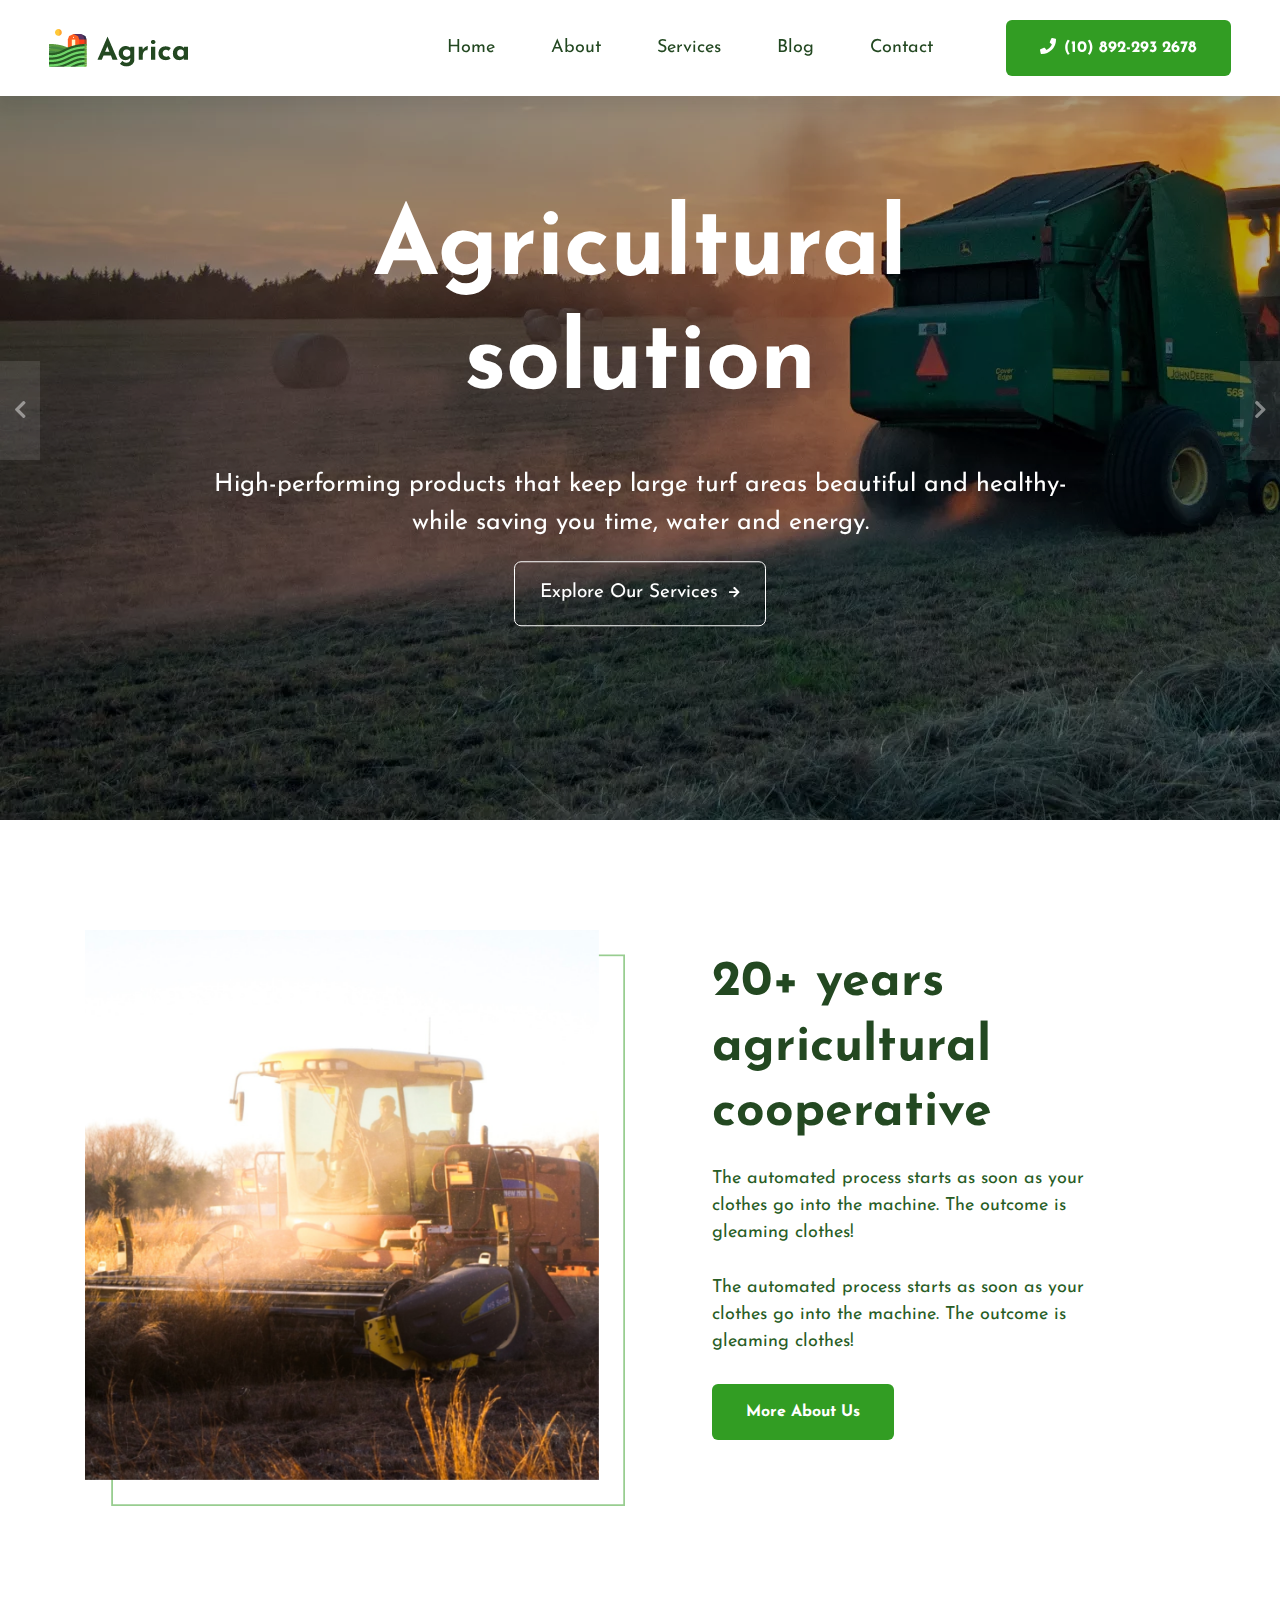
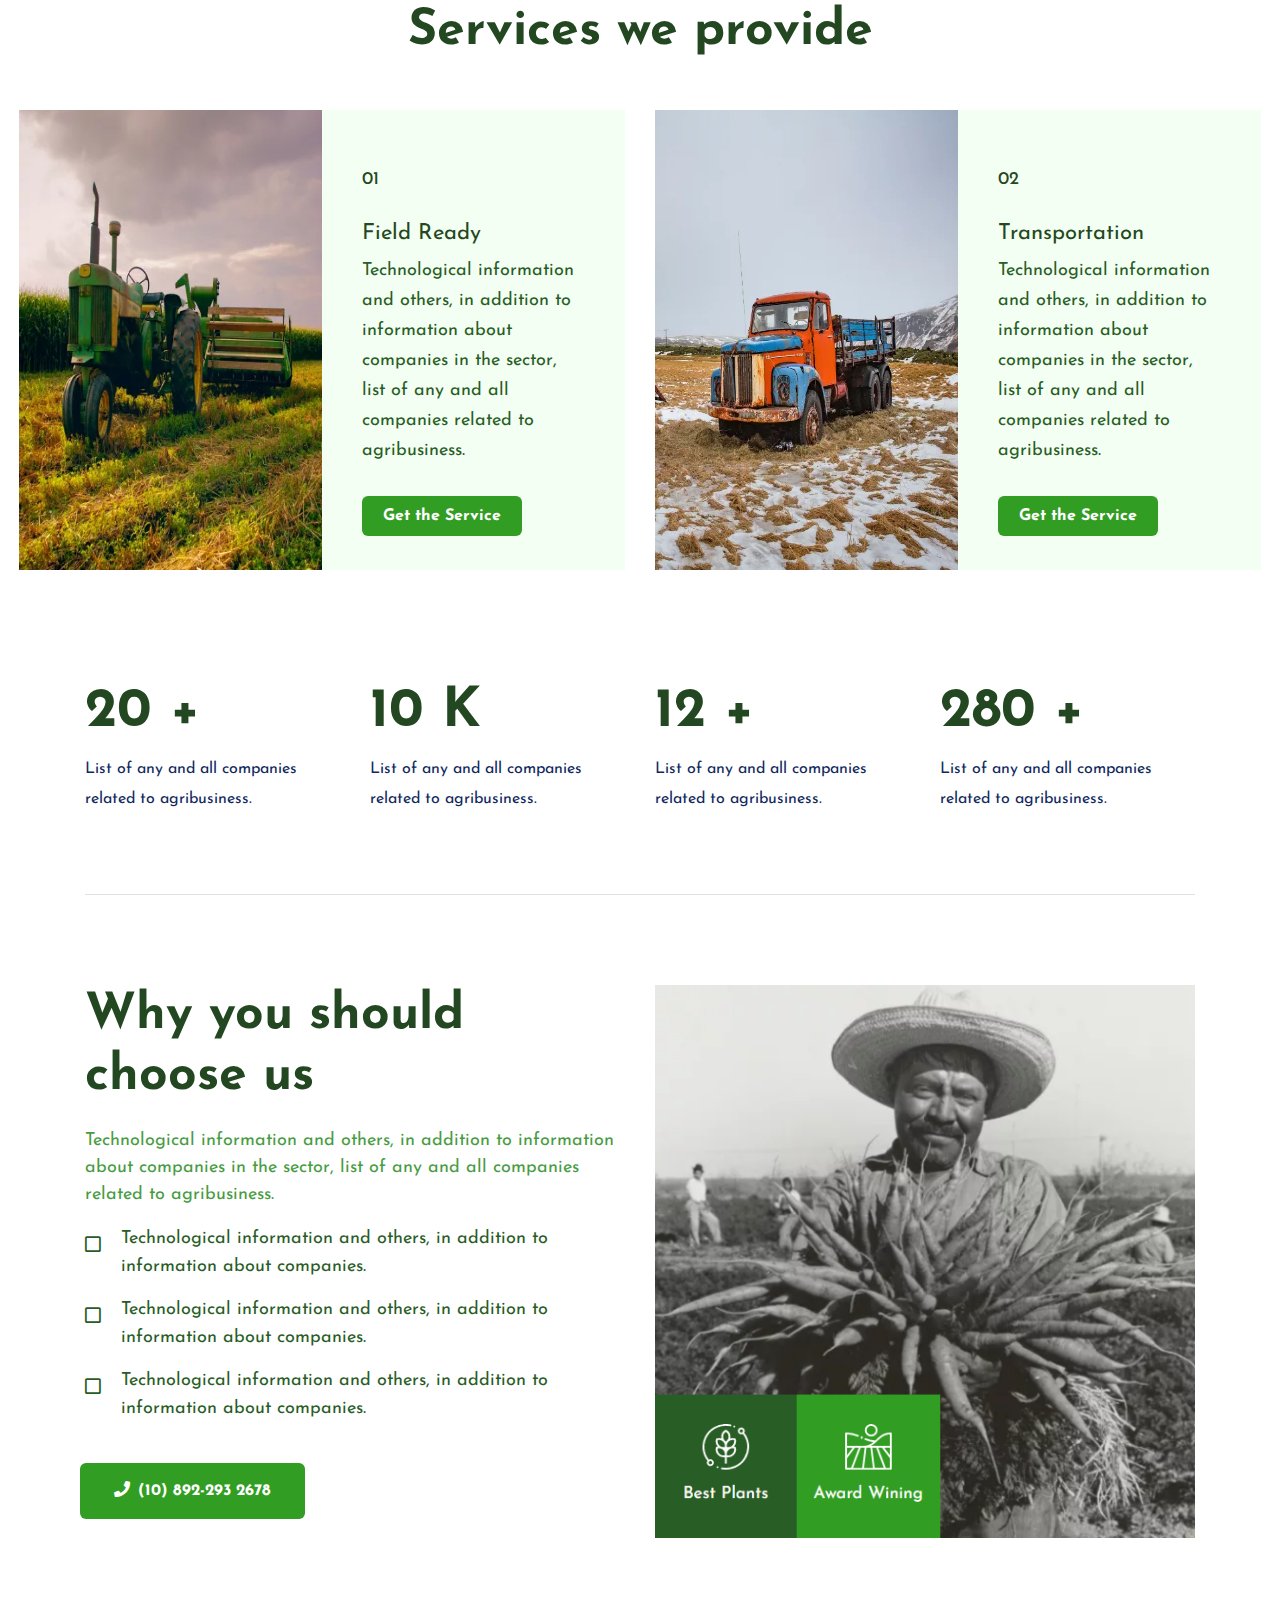
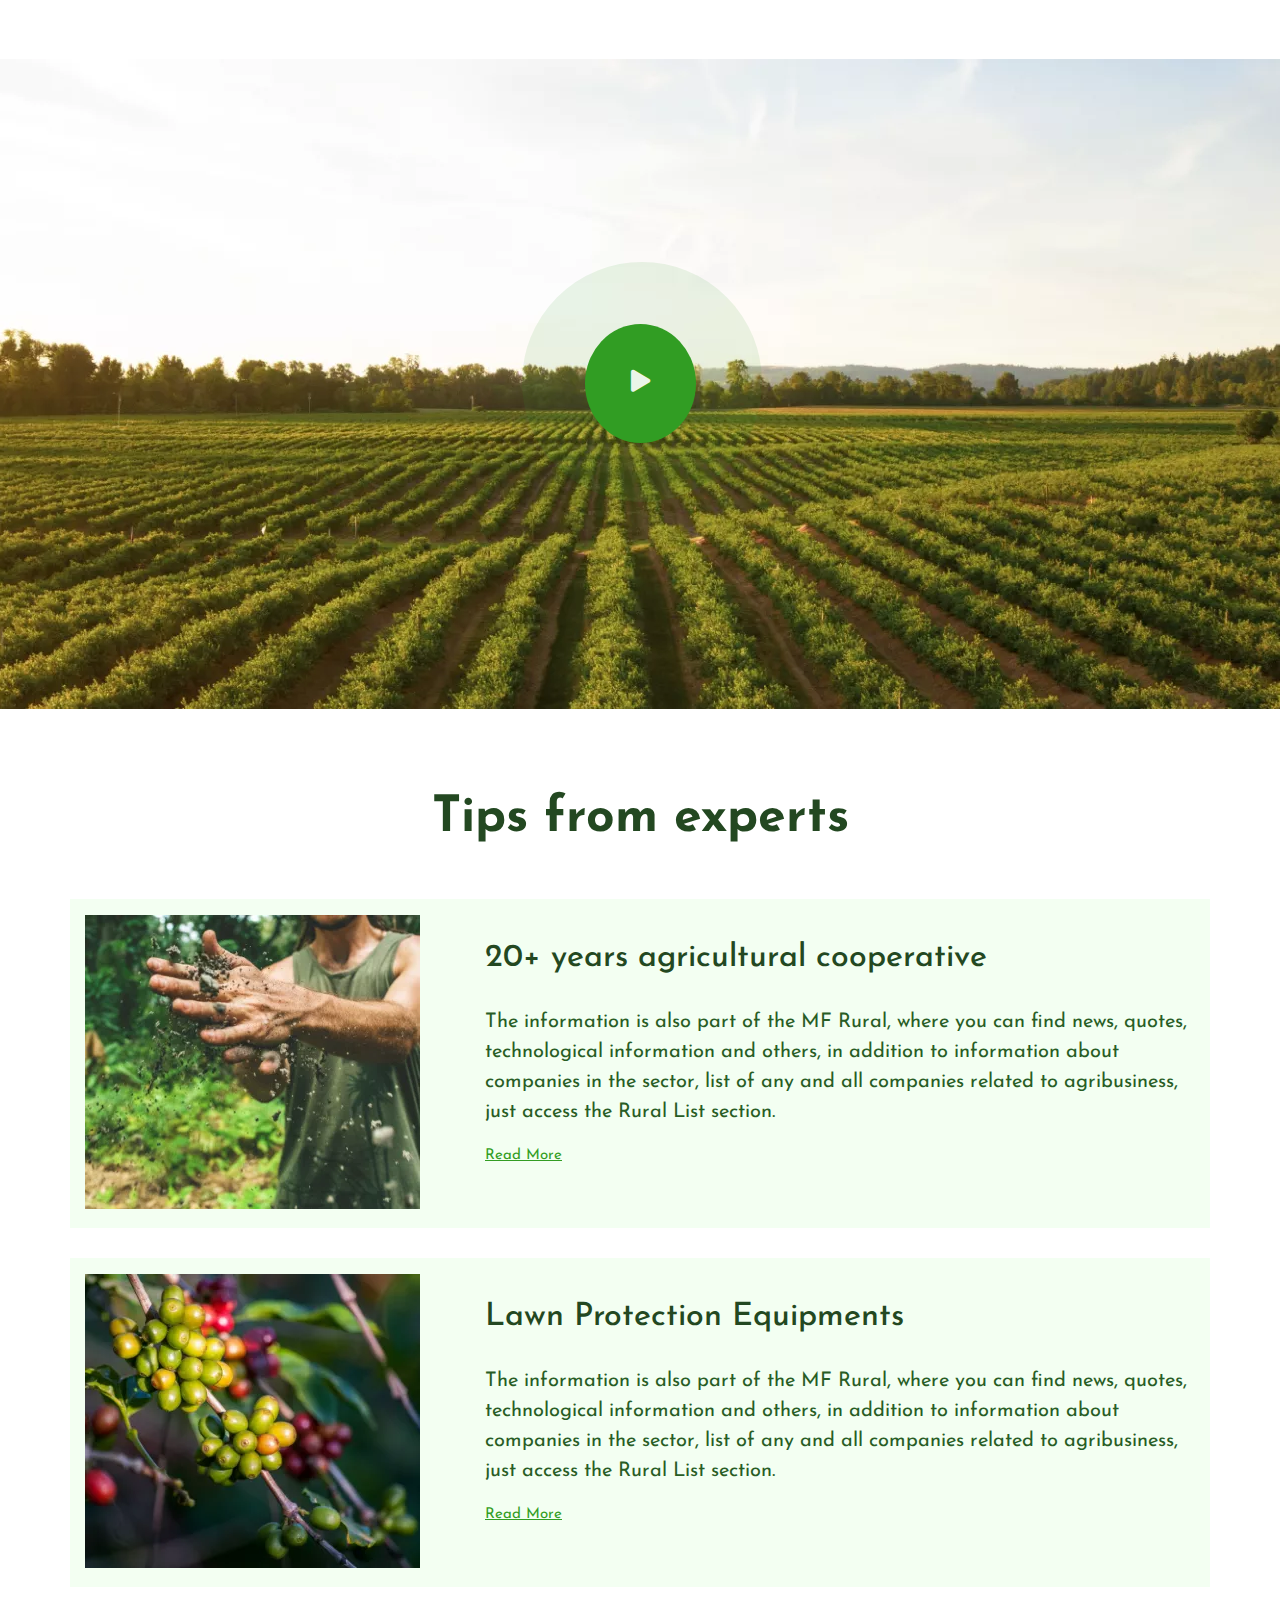
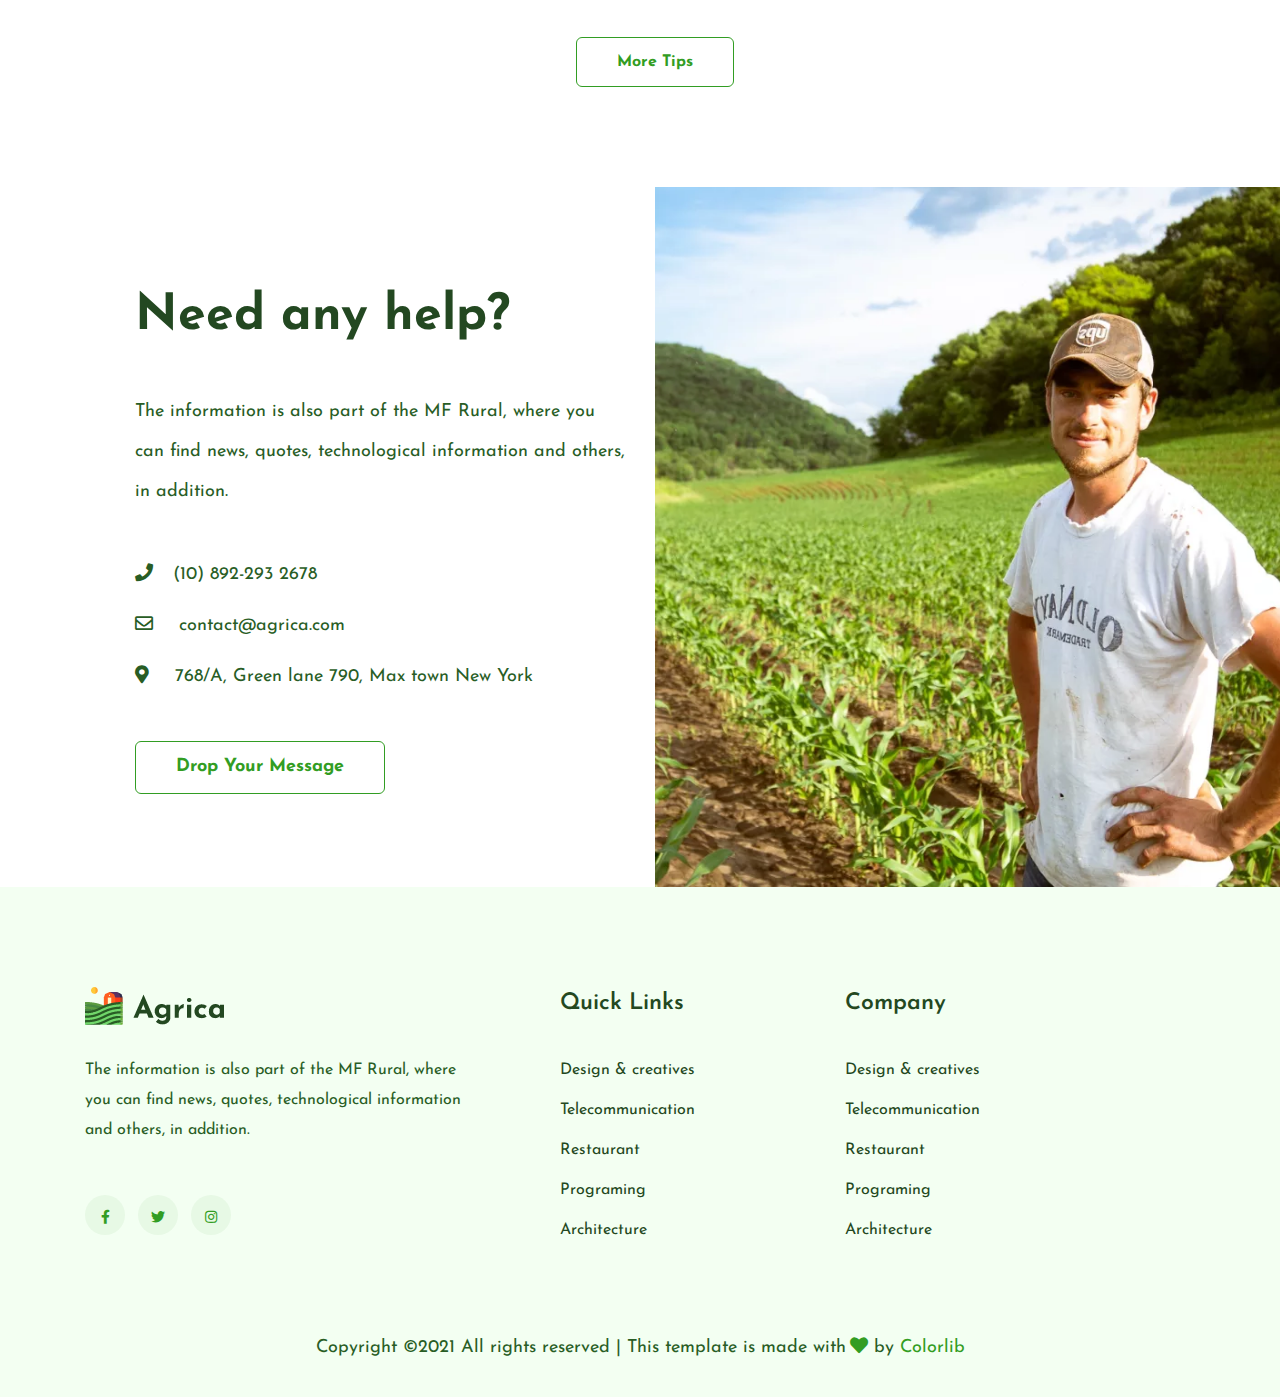
<file: index.html>
<!DOCTYPE html>
<html lang="en">

<head>
  <meta charset="UTF-8">
  <meta http-equiv="X-UA-Compatible" content="IE=edge">
  <meta name="viewport" content="width=device-width, initial-scale=1.0">
  <link rel="stylesheet" href="css/bootstrap.css">
  <link rel="stylesheet" href="css/all.min.css">
  <link rel="stylesheet" href="styl.css">
  <link rel="preconnect" href="https://fonts.googleapis.com">
  <link rel="preconnect" href="https://fonts.gstatic.com" crossorigin>
  <link rel="icon" href="img/dn.png">
  <link href="https://fonts.googleapis.com/css2?family=Josefin+Sans:wght@600&display=swap" rel="stylesheet">
  <title> Agriculture | Template</title>
</head>

<body>
  <!-----------------------------navbar--------------------------->
  <nav class="navbar navbar-expand-lg fixed-top">
    <a class="navbar-brand" href="#">
      <img src="img/logo.webp" alt="">
    </a>
    <button class="navbar-toggler" type="button" data-toggle="collapse" data-target="#navbarSupportedContent"
      aria-controls="navbarSupportedContent" aria-expanded="false" aria-label="Toggle navigation">
      <i class="fas fa-bars"></i>
    </button>
    <div class="collapse navbar-collapse" id="navbarSupportedContent">
      <ul class="navbar-nav ml-auto">
        <li class="nav-item active">
          <a class="nav-link" href="index.html">Home</a>
        </li>
        <li class="nav-item">
          <a class="nav-link" href="about.html">About</a>
        </li>
        <li class="nav-item">
          <a class="nav-link" href="Services.html">Services</a>
        </li>

        <!--li class="nav-item dropdown">
          <a class="nav-link" href="#" id="navbarDropdown" role="button" data-toggle="dropdown" aria-haspopup="true"
            aria-expanded="false">
            Blog
          </a>
          <div class="dropdown-menu " aria-labelledby="navbarDropdown">
            <a class="dropdown-item " href="#">Blog</a>
            <a class="dropdown-item" href="#">Blog Details</a>
            <a class="dropdown-item" href="#">Element</a>
          </div>
        </li-->
        <div class="nav-item dropdown">
          <a class="nav-link" href="#" id="navbarDropdown" role="button" data-toggle="dropdown" aria-haspopup="true"
            aria-expanded="false">
            Blog
          </a>

          <div class="dropdown-content">
            <a href="blog.html">Blog</a>
            <a href="blog-details.html">Blog Details</a>
            <a href="#">Element</a>
          </div>
        </div>
        <li class="nav-item">
          <a class="nav-link" href="contact.html">Contact</a>
        </li>
      </ul>
      <button class="btn bot d-none d-lg-block "><a href="tel:892-293 2678"> <i class="fas fa-phone"></i>(10) 892-293
          2678</a></button>
    </div>
  </nav>
  <!-----------------------------carousl--------------------------->
  <section class="header">
    <div id="carouselExampleCaptions" class="carousel slide" data-ride="carousel">

      <div class="carousel-inner">
        <div class="carousel-item active">
          <img src="img/h1_hero.png" alt="...">
          <div class="info">
            <h1>Agricultural solution</h1>
            <p>High-performing products that keep large turf areas beautiful and healthy-while
              saving you time, water and energy.</p>
            <button class="btn">Explore Our Services <i class="fas fa-arrow-right"></i></button>
          </div>
        </div>
        <div class="carousel-item ">
          <img src="img/h1_hero2.png" alt="...">
          <div class="info">
            <h1>Agricultural solution</h1>
            <p>High-performing products that keep large turf areas beautiful and healthy-while
              saving you time, water and energy.</p>
            <button class="btn">Explore Our Services <i class="fas fa-arrow-right"></i></button>
          </div>
        </div>
      </div>
      <a class="carousel-control-prev" href="#carouselExampleCaptions" role="button" data-slide="prev">
        <span class="carousel-control-prev-icon" aria-hidden="true"><i class="fas fa-chevron-left"></i></span>
        <span class="sr-only">Previous</span>
      </a>
      <a class="carousel-control-next" href="#carouselExampleCaptions" role="button" data-slide="next">
        <span class="carousel-control-next-icon" aria-hidden="true"><i class="fas fa-chevron-right"></i></span>
        <span class="sr-only">Next</span>
      </a>
    </div>
  </section>
  <!-----------------------------year--------------------------->
  <section class="year">
    <div class="container">
      <div class="row">
        <div class="col-lg-6 mb-5">
          <div class="year-img">
            <img src="img/xabout1.png.pagespeed.ic.zZw0_NVw1e.webp" class="img-fluid" alt="">
          </div>
        </div>
        <div class="col-lg-6">
          <div class="year-info">
            <h2>
              20+ years
              <br>
              agricultural
              <br>
              cooperative
            </h2>
            <p>
              The automated process starts as soon as your clothes go into the machine. The outcome is gleaming clothes!
            </p>
            <p>
              The automated process starts as soon as your clothes go into the machine. The outcome is gleaming clothes!
            </p>
            <button class="btn bot"><a href="#">More About Us</a></button>

          </div>
        </div>
      </div>
    </div>
  </section>
  <!-----------------------------services--------------------------->
  <section class="services mt-5">

    <div class="heding text-center">
      <h2>Services we provide</h2>
    </div>
    <div class="row mt-5">
      <div class="col-lg-3 col-md-6 df">
        <div class="serv-img">
          <img src="img/1.webp" alt="">
        </div>
      </div>
      <div class="col-lg-3 col-md-6 dl">
        <div class="serv-info">
          <h5>01</h5>
          <h3>Field Ready</h3>
          <p>Technological information and others, in addition to information about companies in the sector, list of
            any and all companies related to agribusiness.</p>
          <button class="btn bot"><a href="#">Get the Service</a></button>
        </div>
      </div>
      <div class="col-lg-3 col-md-6 df">
        <div class="serv-img">
          <img src="img/2.webp" alt="">
        </div>
      </div>
      <div class="col-lg-3 col-md-6 dl">
        <div class="serv-info">
          <h5>02</h5>
          <h3>Transportation</h3>
          <p>Technological information and others, in addition to information about companies in the sector, list of
            any and all companies related to agribusiness.</p>
          <button class="btn bot"><a href="#">Get the Service</a></button>
        </div>
      </div>
    </div>



  </section>

  <!-----------------------------counter--------------------------->
  <section class="counter">
    <div class="container">
      <div class="border-bottom">
        <!--هاااامة جدااااا -->
        <div class="row mt-5">
          <div class="col-lg-3 col-md-6 ">
            <div class="de_count">
              <h2>20 +</h2>
              <p>List of any and all companies related to agribusiness.</p>
            </div>
          </div>

          <div class="col-lg-3 col-md-6 ">
            <div class="de_count">
              <h2>10 K</h2>
              <p>List of any and all companies related to agribusiness.</p>
            </div>
          </div>
          <div class="col-lg-3 col-md-6 ">
            <div class="de_count">
              <h2>12 +</h2>
              <p>List of any and all companies related to agribusiness.</p>
            </div>
          </div>
          <div class="col-lg-3 col-md-6 ">
            <div class="de_count">
              <h2>280 +</h2>
              <p>List of any and all companies related to agribusiness.</p>
            </div>
          </div>
        </div>
      </div>

    </div>
  </section>

  <!-----------------------------choose--------------------------->
  <section class="choose">
    <div class="container">
      <div class="row">
        <div class="col-lg-6 col-sm-12">
          <div class="choose-info">

            <h2>Why you should<br>
              choose us</h2>

            <p>Technological information and others, in addition to information about companies in the sector, list of
              any
              and all companies related to agribusiness. </p>
            <ul>
              <li><i class="far fa-square"></i>Technological information and others, in addition to information about
                companies.</li>
              <li><i class="far fa-square"></i>Technological information and others, in addition to information about
                companies.</li>
              <li><i class="far fa-square"></i>Technological information and others, in addition to information about
                companies.</li>
            </ul>
            <button class="btn bot"><a href="tel:892-293 2678"> <i class="fas fa-phone"></i>(10)
                892-293
                2678</a></button>
          </div>
        </div>
        <div class="col-lg-6 col-sm-12">
          <div class="choose-img">
            <img src="img/Capture.PNG" alt="" class="mmmm">
          </div>
        </div>
      </div>
    </div>

  </section>

  <!-----------------------------video--------------------------->
  <section class="video">
    <!-- Button trigger modal -->
    <button type="button" class="btn btv" data-toggle="modal" data-target="#exampleModal">
      <i class="fas fa-play"></i>
    </button>

    <!-- Modal -->
    <div class="modal fade" id="exampleModal" tabindex="-1" aria-labelledby="exampleModalLabel" aria-hidden="true">
      <div class="modal-dialog">
        <div class="modal-content">
          <div class="modal-header">

            <button type="button" class="close" data-dismiss="modal" aria-label="Close">
              <span aria-hidden="true">&times;</span>
            </button>
          </div>
          <div class="modal-body ">
            <iframe width="900" height="400" src="https://www.youtube.com/embed/j_lRHVcqq_0"
              title="YouTube video player" frameborder="0"
              allow="accelerometer; autoplay; clipboard-write; encrypted-media; gyroscope; picture-in-picture"
              allowfullscreen></iframe>
          </div>

        </div>
      </div>
    </div>
  </section>
  <!-----------------------------Tips from experts--------------------------->
  <section class="Tips">
    <div class="heding text-center">
      <h2>Tips from experts</h2>
    </div>
    <div class="container">
      <div class="row">
        <div class="col-lg-6 col-md-12">
          <div class="tip-img">
            <img src="img/4.webp" alt="">
          </div>
        </div>
        <div class="col-lg-6">
          <div class="tip-info">
            <h2><a href="#">20+ years agricultural cooperative</a></h2>
            <p>The information is also part of the MF Rural, where you can find news, quotes, technological information
              and others, in addition to information about companies in the sector, list of any and all companies
              related
              to agribusiness, just access the Rural List section.
            </p>
            <div class="pop">
              <a href="#">Read More</a>
            </div>

          </div>
        </div>

      </div>
    </div>
    <div class="container con">
      <div class="row">
        <div class="col-lg-6 col-md-12">
          <div class="tip-img">
            <img src="img/5.webp" alt="">
          </div>
        </div>
        <div class="col-lg-6">
          <div class="tip-info">
            <h2><a href="#">Lawn Protection Equipments</a></h2>
            <p>The information is also part of the MF Rural, where you can find news, quotes, technological information
              and others, in addition to information about companies in the sector, list of any and all companies
              related
              to agribusiness, just access the Rural List section.
            </p>
            <div class="pop">
              <a href="#">Read More</a>
            </div>

          </div>
        </div>

      </div>
    </div>

    </div>
    <div class="tibs-btn">
      <button class="btn bot"><a href="#">More Tips</a></button>
    </div>
  </section>

  <!-----------------------------help--------------------------->
  <section class="help">

    <div class="row">
      <div class="col-lg-6">
        <div class="help-info">
          <div class="heding">
            <h2>Need any help?</h2>
          </div>
          <p>The information is also part of the MF Rural, where you can find news, quotes, technological information
            and others, in addition.</p>
          <div class="help-li">
            <a href="tel:(10) 892-293 2678"><i class="fas fa-phone"></i>(10) 892-293 2678</a>
            <br>
            <br>
            <a href="mailto:contact@agrica.com"><i class="far fa-envelope"></i>
              contact@agrica.com</a>
            <br>
            <br>
            <a href="#"><i class="fas fa-map-marker-alt"></i>
              768/A, Green lane 790, Max town New York</a>
          </div>
          <div class="tibs-btn">
            <button class="btn bot"><a href="#">Drop Your Message</a></button>
          </div>
        </div>
      </div>
      <div class="col-lg-6">
        <div class="help-img">
          <img src="img/about3.png" alt="">
        </div>
      </div>
    </div>
  </section>

  <!-----------------------------footer--------------------------->
  <section class="footer">
    <div class="container">
      <div class="row">
        <div class="col-lg-5">
          <div class="footer-icon">
            <img src="img/logo.webp" alt="">
            <p>The information is also part of the MF Rural, where you can find news, quotes, technological information
              and others, in addition.</p>
            <div class="icc">
              <a href=""> <i class="fab fa-facebook-f"></i></a>
              <a href=""><i class="fab fa-twitter"></i></a>
              <a href=""><i class="fab fa-instagram"></i></a>
            </div>
          </div>

        </div>
        <div class="col-lg-3">
          <div class="footer-info">
            <p>Quick Links</p>
            <a href="#">Design & creatives</a> <br>
            <a href="#">Telecommunication</a> <br>
            <a href="#">Restaurant</a> <br>
            <a href="#">Programing</a> <br>
            <a href="#">Architecture</a>
          </div>

        </div>
        <div class="col-lg-3">
          <div class="footer-info">
            <p>Company</p>
            <a href="#">Design & creatives</a> <br>
            <a href="#">Telecommunication</a> <br>
            <a href="#">Restaurant</a> <br>
            <a href="#">Programing</a> <br>
            <a href="#">Architecture</a>
          </div>
        </div>
      </div>
      <div class="cop text-center">
        <p>Copyright ©2021 All rights reserved | This template is made with<i class="fas fa-heart"></i> by <a
            href="https://colorlib.com/" target="block">Colorlib</a></p>
      </div>
      
    </div>

  </section>
  <script src="js/jquery-3.5.1.slim.min.js"></script>
  <script src="js/bootstrap.bundle.js"></script>
</body>

</html>
</file>
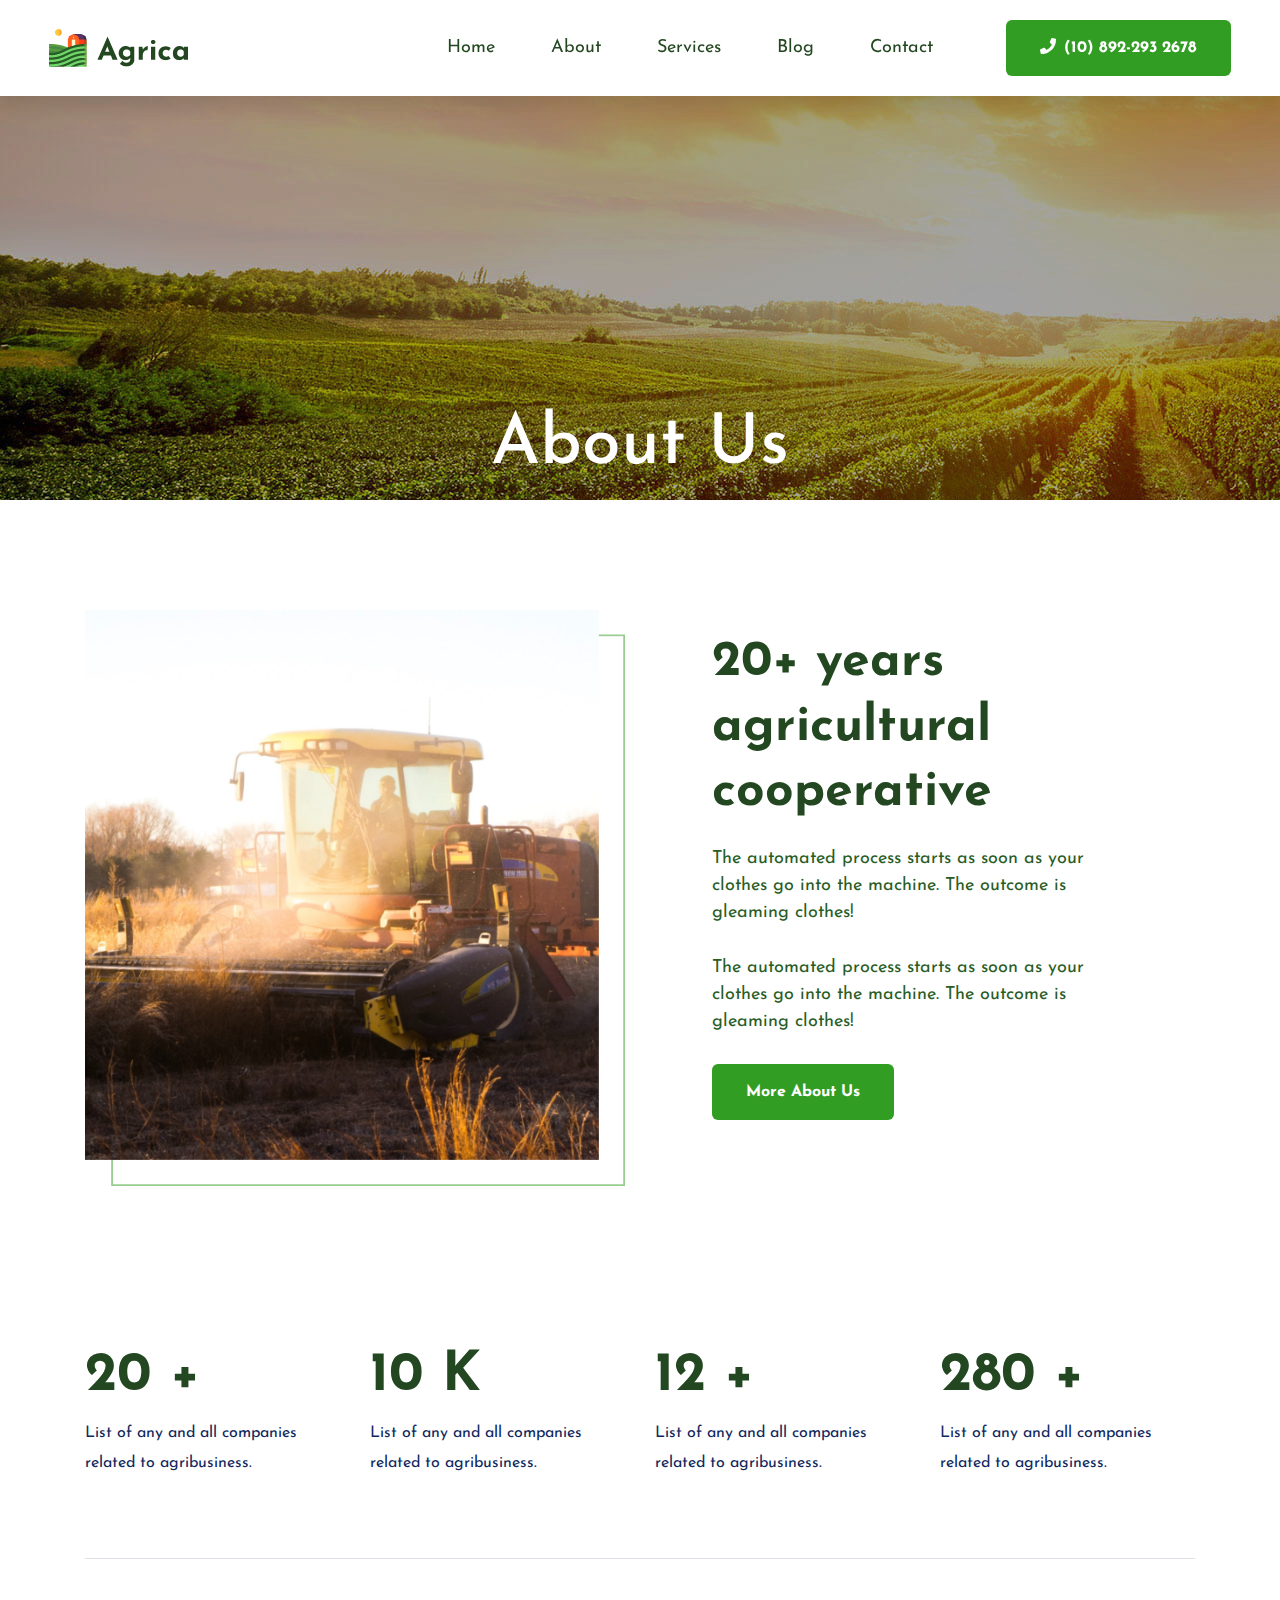
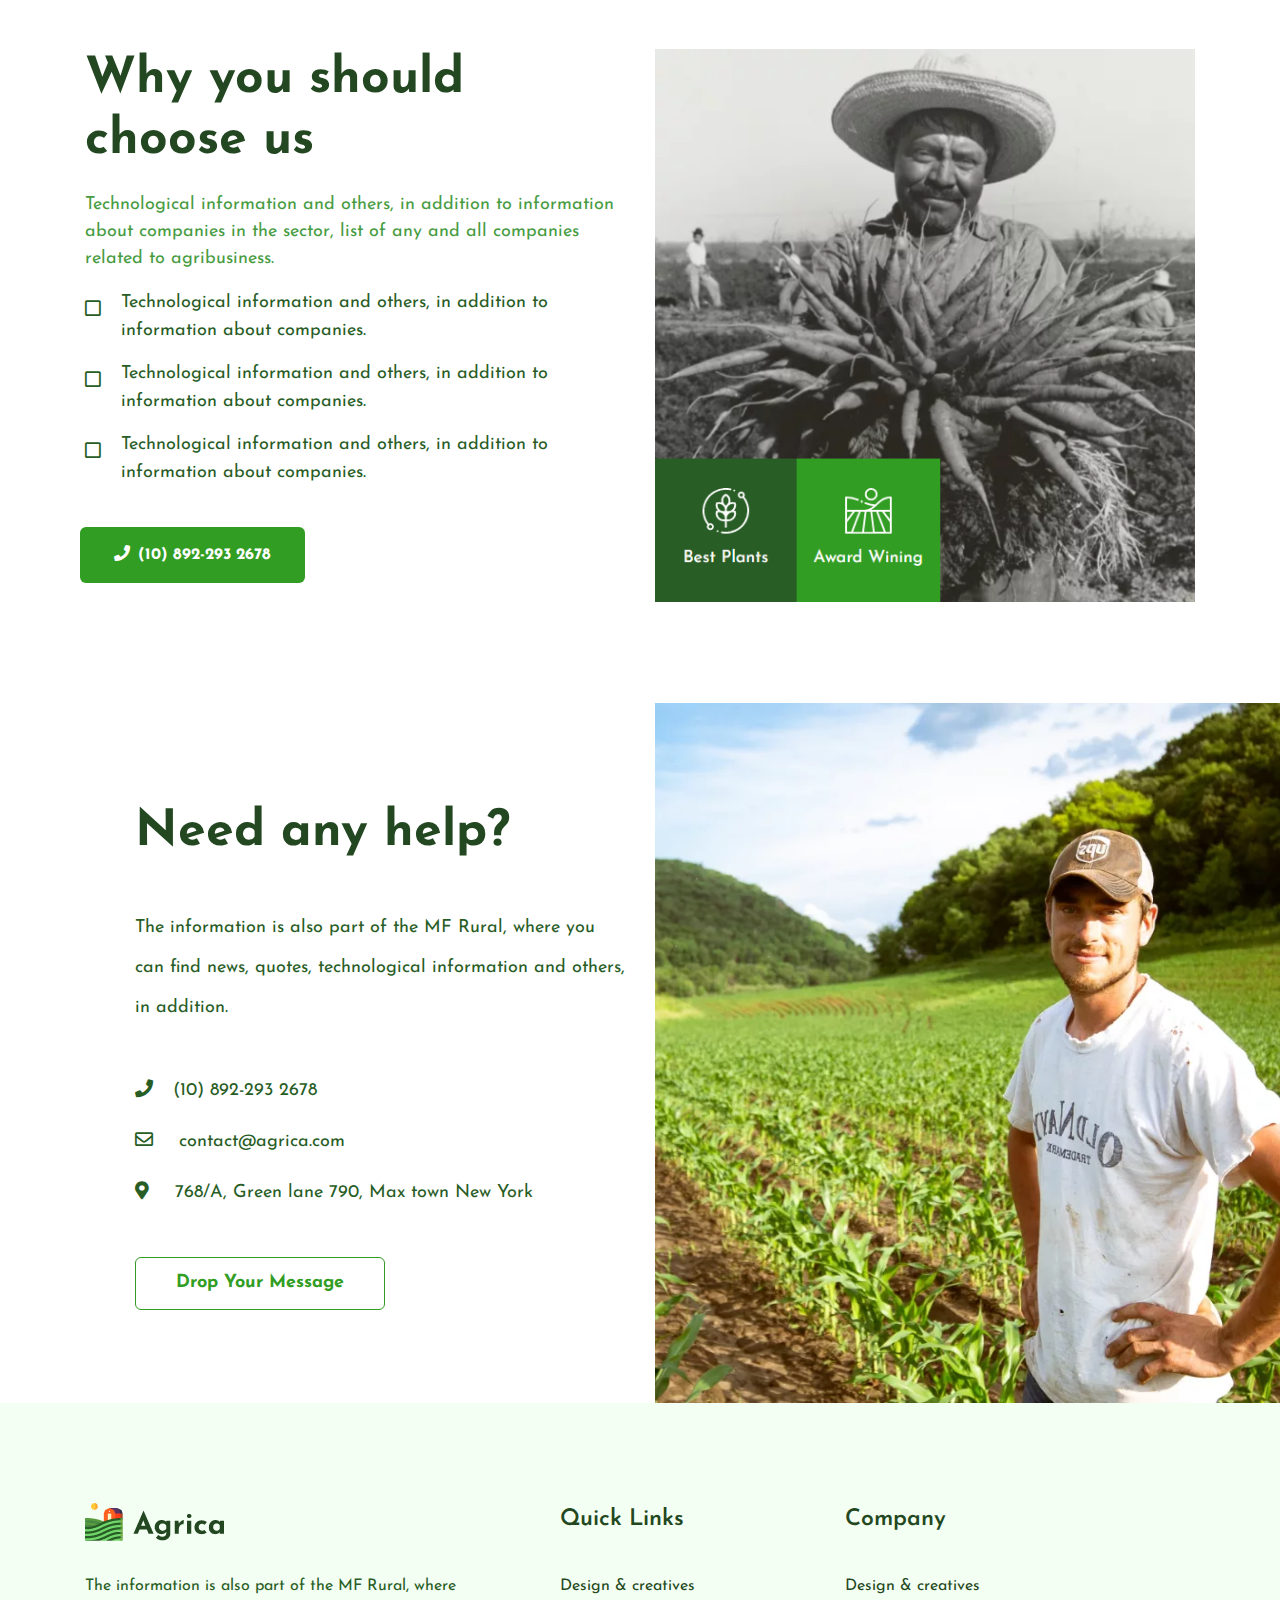
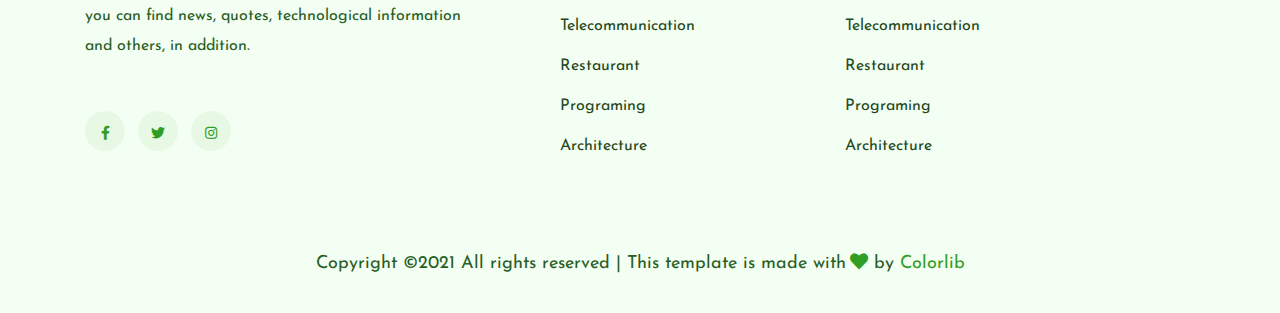
<file: about.html>
<!DOCTYPE html>
<html lang="en">

<head>
    <meta charset="UTF-8">
    <meta http-equiv="X-UA-Compatible" content="IE=edge">
    <meta name="viewport" content="width=device-width, initial-scale=1.0">
    <link rel="stylesheet" href="css/bootstrap.css">
    <link rel="stylesheet" href="css/all.min.css">
    <link rel="stylesheet" href="styl.css">
    <link rel="preconnect" href="https://fonts.googleapis.com">
    <link rel="preconnect" href="https://fonts.gstatic.com" crossorigin>
    <link rel="icon" href="img/dn.png">
    <link href="https://fonts.googleapis.com/css2?family=Josefin+Sans:wght@600&display=swap" rel="stylesheet">
    <title> Agriculture | Template</title>
</head>

<body>
    <!-----------------------------navbar--------------------------->
    <nav class="navbar navbar-expand-lg fixed-top">
        <a class="navbar-brand" href="#">
            <img src="img/logo.webp" alt="">
        </a>
        <button class="navbar-toggler" type="button" data-toggle="collapse" data-target="#navbarSupportedContent"
            aria-controls="navbarSupportedContent" aria-expanded="false" aria-label="Toggle navigation">
            <i class="fas fa-bars"></i>
        </button>
        <div class="collapse navbar-collapse" id="navbarSupportedContent">
            <ul class="navbar-nav ml-auto">
                <li class="nav-item active">
                    <a class="nav-link" href="index.html">Home</a>
                </li>
                <li class="nav-item">
                    <a class="nav-link" href="about.html">About</a>
                </li>
                <li class="nav-item">
                    <a class="nav-link" href="Services.html">Services</a>
                </li>
                <div class="nav-item dropdown">
                    <a class="nav-link" href="#" id="navbarDropdown" role="button" data-toggle="dropdown"
                        aria-haspopup="true" aria-expanded="false">
                        Blog
                    </a>

                    <div class="dropdown-content">
                        <a href="blog.html">Blog</a>
                        <a href="blog-details.html">Blog Details</a>
                        <a href="#">Element</a>
                    </div>
                </div>
                <li class="nav-item">
                    <a class="nav-link" href="contact.html">Contact</a>
                </li>
            </ul>
            <button class="btn bot d-none d-lg-block "><a href="tel:892-293 2678"> <i class="fas fa-phone"></i>(10)
                    892-293
                    2678</a></button>
        </div>
    </nav>
    <!-----------------------------about header--------------------------->
    <section class="about-header">
        <div class="hed-img">
            <img src="img/certibg.jpg" alt="">
        </div>
        <div class="hed-info">
            <h2>About Us</h2>
        </div>
    </section>
    <!-----------------------------about year--------------------------->
    <section class="year">
        <div class="container">
            <div class="row">
                <div class="col-lg-6 mb-5">
                    <div class="year-img">
                        <img src="img/xabout1.png.pagespeed.ic.zZw0_NVw1e.webp" class="img-fluid" alt="">
                    </div>
                </div>
                <div class="col-lg-6">
                    <div class="year-info">
                        <h2>
                            20+ years
                            <br>
                            agricultural
                            <br>
                            cooperative
                        </h2>
                        <p>
                            The automated process starts as soon as your clothes go into the machine. The outcome is
                            gleaming clothes!
                        </p>
                        <p>
                            The automated process starts as soon as your clothes go into the machine. The outcome is
                            gleaming clothes!
                        </p>
                        <button class="btn bot"><a href="about.html">More About Us</a></button>

                    </div>
                </div>
            </div>
        </div>
    </section>
    <!-----------------------------about counter--------------------------->
    <section class="counter">
        <div class="container">
            <div class="border-bottom">
                <!--هاااامة جدااااا -->
                <div class="row mt-5">
                    <div class="col-lg-3 col-md-6 ">
                        <div class="de_count">
                            <h2>20 +</h2>
                            <p>List of any and all companies related to agribusiness.</p>
                        </div>
                    </div>

                    <div class="col-lg-3 col-md-6 ">
                        <div class="de_count">
                            <h2>10 K</h2>
                            <p>List of any and all companies related to agribusiness.</p>
                        </div>
                    </div>
                    <div class="col-lg-3 col-md-6 ">
                        <div class="de_count">
                            <h2>12 +</h2>
                            <p>List of any and all companies related to agribusiness.</p>
                        </div>
                    </div>
                    <div class="col-lg-3 col-md-6 ">
                        <div class="de_count">
                            <h2>280 +</h2>
                            <p>List of any and all companies related to agribusiness.</p>
                        </div>
                    </div>
                </div>
            </div>

        </div>
    </section>
    <!-----------------------------about choose--------------------------->
    <section class="choose">
        <div class="container">
            <div class="row">
                <div class="col-lg-6 col-sm-12">
                    <div class="choose-info">

                        <h2>Why you should<br>
                            choose us</h2>

                        <p>Technological information and others, in addition to information about companies in the
                            sector, list of
                            any
                            and all companies related to agribusiness. </p>
                        <ul>
                            <li><i class="far fa-square"></i>Technological information and others, in addition to
                                information about
                                companies.</li>
                            <li><i class="far fa-square"></i>Technological information and others, in addition to
                                information about
                                companies.</li>
                            <li><i class="far fa-square"></i>Technological information and others, in addition to
                                information about
                                companies.</li>
                        </ul>
                        <button class="btn bot"><a href="tel:892-293 2678"> <i class="fas fa-phone"></i>(10)
                                892-293
                                2678</a></button>
                    </div>
                </div>
                <div class="col-lg-6 col-sm-12">
                    <div class="choose-img">
                        <img src="img/Capture.PNG" alt="" class="mmmm">
                    </div>
                </div>
            </div>
        </div>

    </section>
    <!-----------------------------about helep--------------------------->
    <section class="help">

        <div class="row">
            <div class="col-lg-6">
                <div class="help-info">
                    <div class="heding">
                        <h2>Need any help?</h2>
                    </div>
                    <p>The information is also part of the MF Rural, where you can find news, quotes, technological
                        information
                        and others, in addition.</p>
                    <div class="help-li">
                        <a href="tel:(10) 892-293 2678"><i class="fas fa-phone"></i>(10) 892-293 2678</a>
                        <br>
                        <br>
                        <a href="mailto:contact@agrica.com"><i class="far fa-envelope"></i>
                            contact@agrica.com</a>
                        <br>
                        <br>
                        <a href="#"><i class="fas fa-map-marker-alt"></i>
                            768/A, Green lane 790, Max town New York</a>
                    </div>
                    <div class="tibs-btn">
                        <button class="btn bot"><a href="about.html">Drop Your Message</a></button>
                    </div>
                </div>
            </div>
            <div class="col-lg-6">
                <div class="help-img">
                    <img src="img/about3.png" alt="">
                </div>
            </div>
        </div>
    </section>
    <!-----------------------------footer--------------------------->
    <section class="footer">
        <div class="container">
            <div class="row">
                <div class="col-lg-5">
                    <div class="footer-icon">
                        <img src="img/logo.webp" alt="">
                        <p>The information is also part of the MF Rural, where you can find news, quotes, technological
                            information
                            and others, in addition.</p>
                        <div class="icc">
                            <a href=""> <i class="fab fa-facebook-f"></i></a>
                            <a href=""><i class="fab fa-twitter"></i></a>
                            <a href=""><i class="fab fa-instagram"></i></a>
                        </div>
                    </div>

                </div>
                <div class="col-lg-3">
                    <div class="footer-info">
                        <p>Quick Links</p>
                        <a href="#">Design & creatives</a> <br>
                        <a href="#">Telecommunication</a> <br>
                        <a href="#">Restaurant</a> <br>
                        <a href="#">Programing</a> <br>
                        <a href="#">Architecture</a>
                    </div>

                </div>
                <div class="col-lg-3">
                    <div class="footer-info">
                        <p>Company</p>
                        <a href="#">Design & creatives</a> <br>
                        <a href="#">Telecommunication</a> <br>
                        <a href="#">Restaurant</a> <br>
                        <a href="#">Programing</a> <br>
                        <a href="#">Architecture</a>
                    </div>
                </div>
            </div>
            <div class="cop text-center">
                <p>Copyright ©2021 All rights reserved | This template is made with<i class="fas fa-heart"></i> by <a
                        href="https://colorlib.com/" target="block">Colorlib</a></p>
            </div>
            
        </div>

    </section>
    <script src="js/jquery-3.5.1.slim.min.js"></script>
    <script src="js/bootstrap.bundle.js"></script>
</body>

</html>
</file>
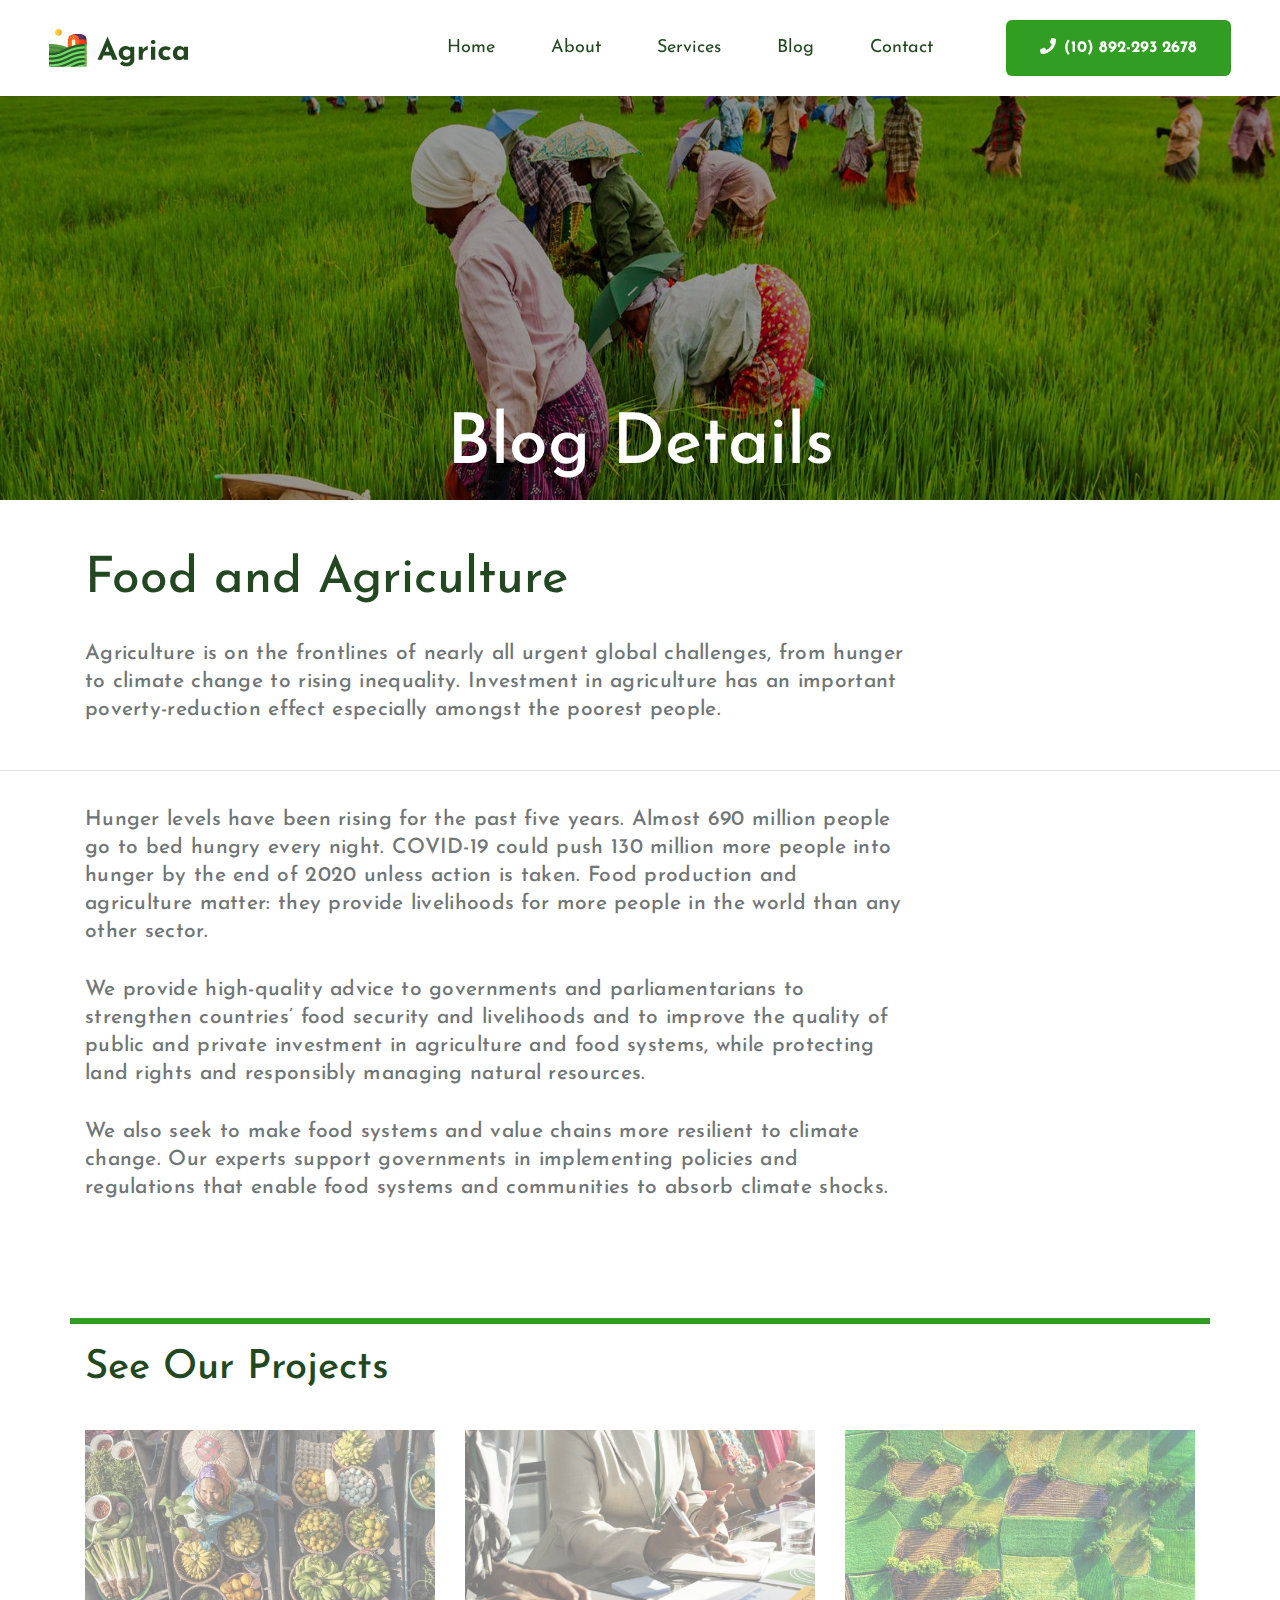
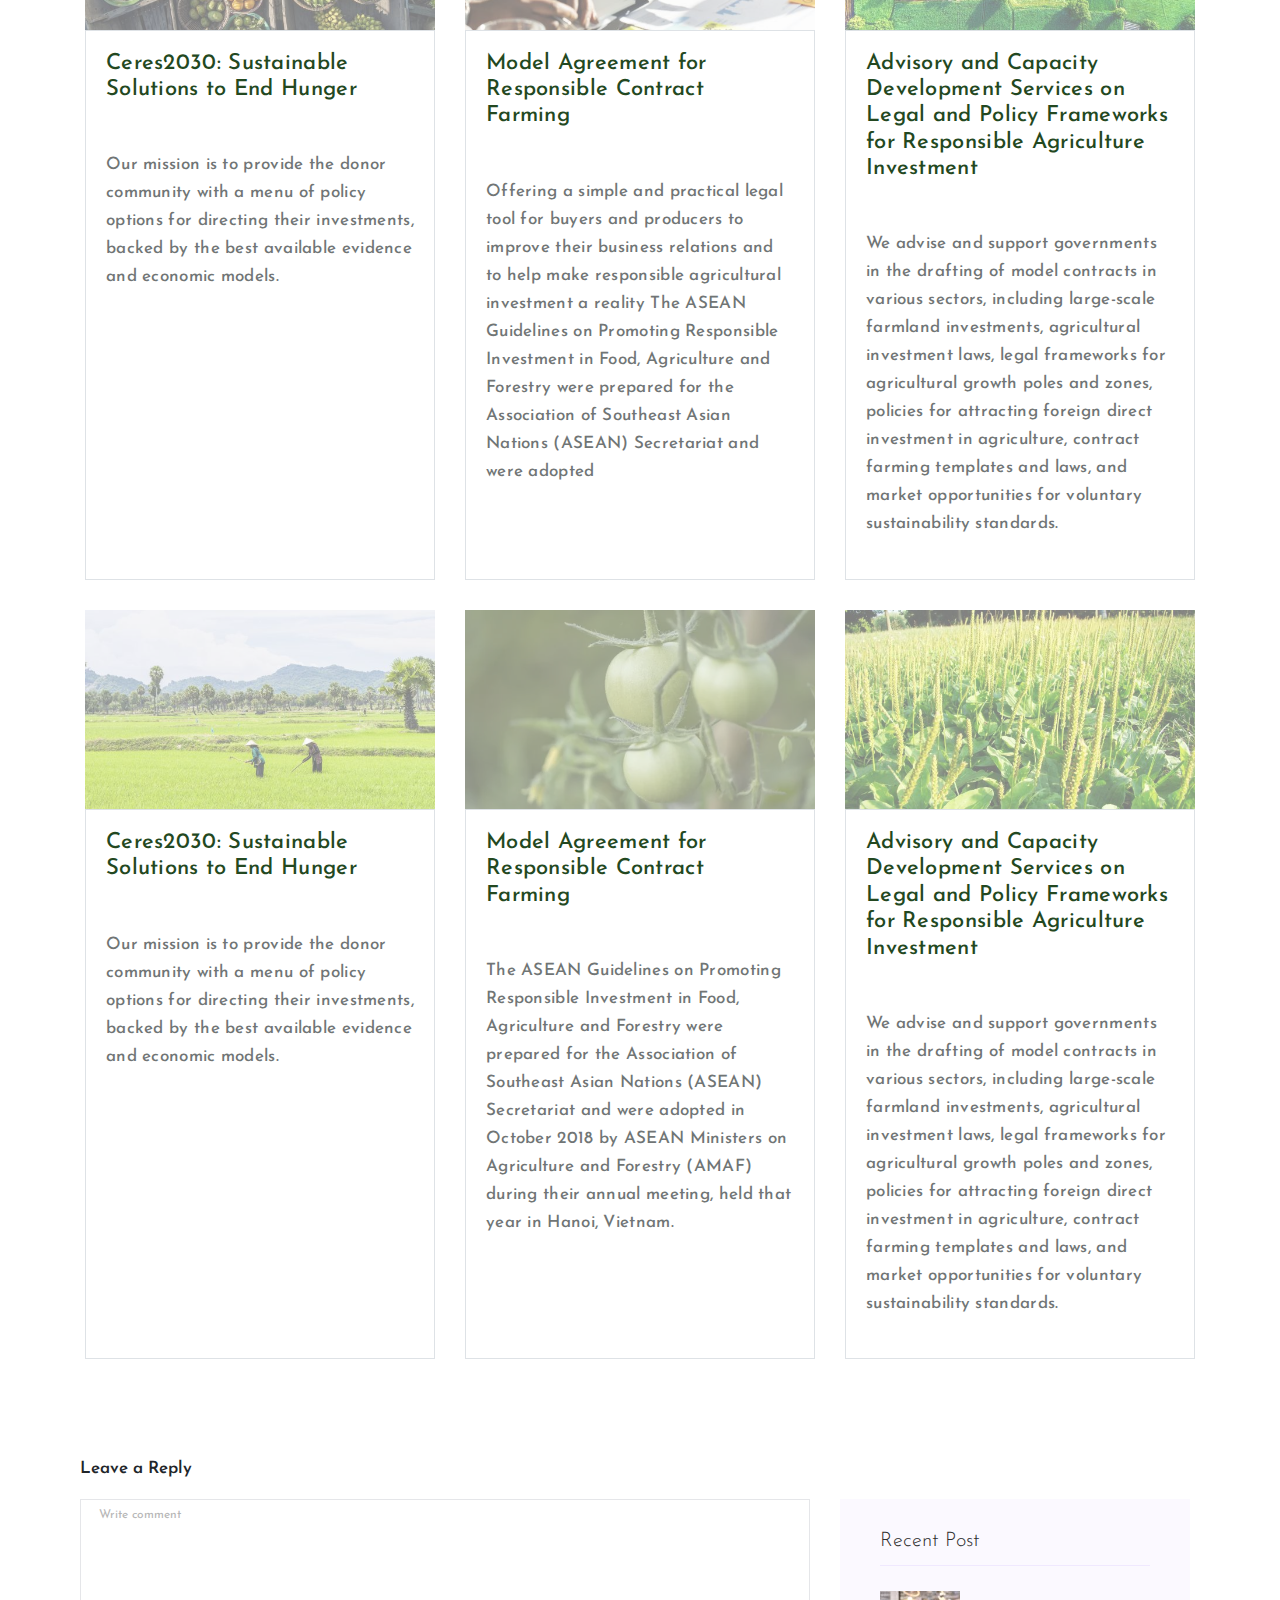
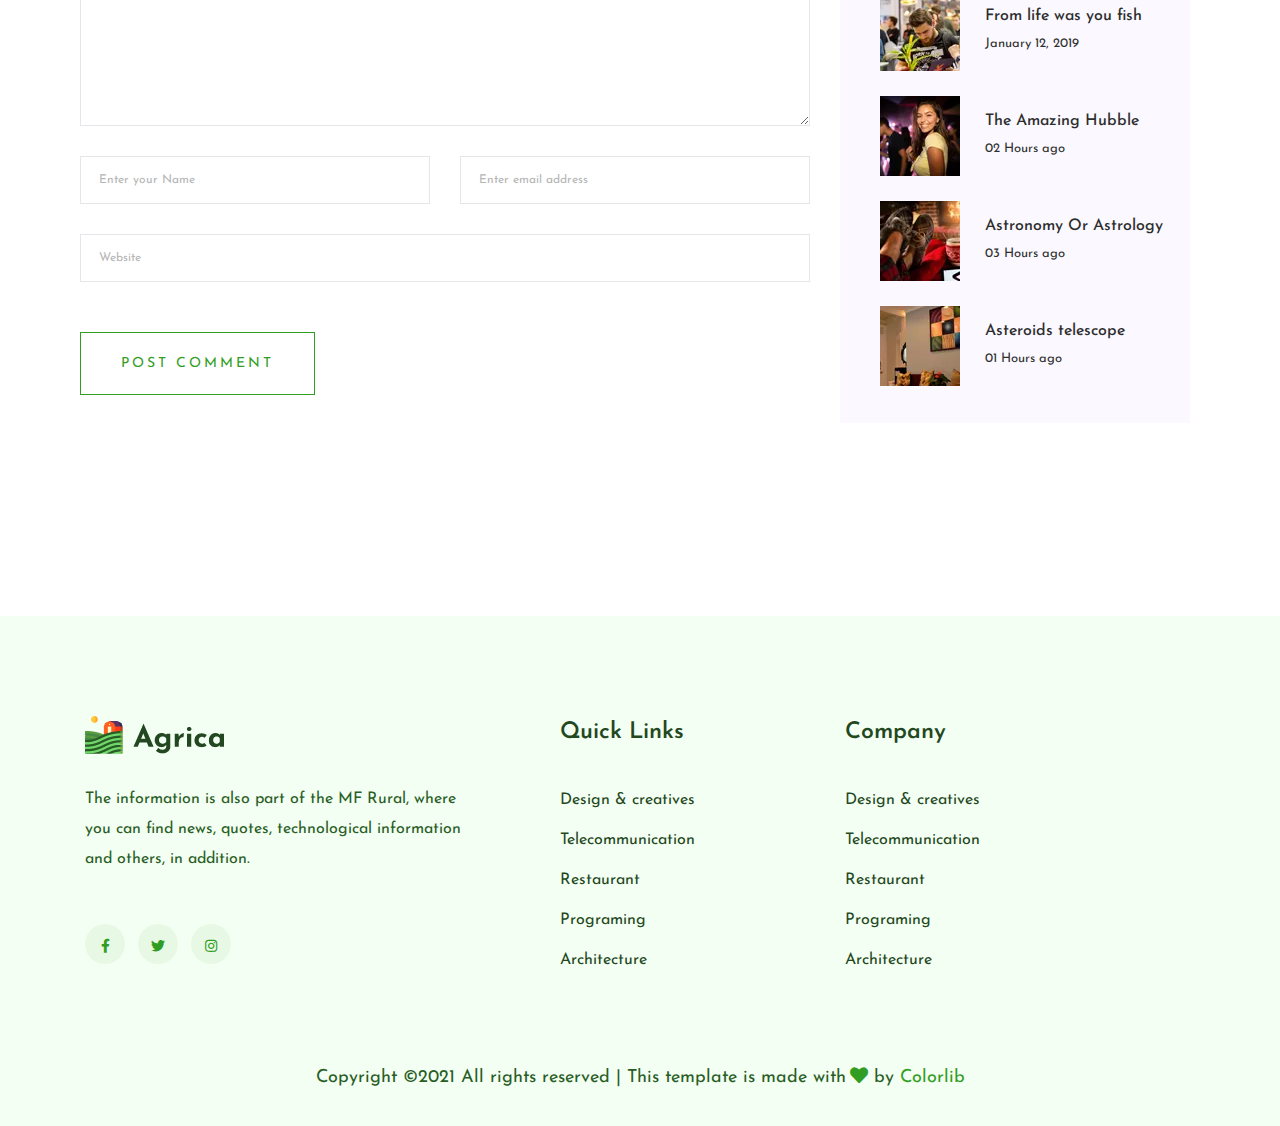
<file: blog-details.html>
<!DOCTYPE html>
<html lang="en">

<head>
    <meta charset="UTF-8">
    <meta http-equiv="X-UA-Compatible" content="IE=edge">
    <meta name="viewport" content="width=device-width, initial-scale=1.0">
    <link rel="stylesheet" href="css/bootstrap.css">
    <link rel="stylesheet" href="css/all.min.css">
    <link rel="stylesheet" href="styl.css">
    <link rel="preconnect" href="https://fonts.googleapis.com">
    <link rel="preconnect" href="https://fonts.gstatic.com" crossorigin>
    <link rel="icon" href="img/dn.png">
    <link href="https://fonts.googleapis.com/css2?family=Josefin+Sans:wght@600&display=swap" rel="stylesheet">
    <title> Agriculture | Template</title>
</head>

<body>
    <!-----------------------------navbar--------------------------->
    <nav class="navbar navbar-expand-lg fixed-top">
        <a class="navbar-brand" href="#">
            <img src="img/logo.webp" alt="">
        </a>
        <button class="navbar-toggler" type="button" data-toggle="collapse" data-target="#navbarSupportedContent"
            aria-controls="navbarSupportedContent" aria-expanded="false" aria-label="Toggle navigation">
            <i class="fas fa-bars"></i>
        </button>
        <div class="collapse navbar-collapse" id="navbarSupportedContent">
            <ul class="navbar-nav ml-auto">
                <li class="nav-item active">
                    <a class="nav-link" href="index.html">Home</a>
                </li>
                <li class="nav-item">
                    <a class="nav-link" href="about.html">About</a>
                </li>
                <li class="nav-item">
                    <a class="nav-link" href="Services.html">Services</a>
                </li>
                <div class="nav-item dropdown">
                    <a class="nav-link" href="#" id="navbarDropdown" role="button" data-toggle="dropdown"
                        aria-haspopup="true" aria-expanded="false">
                        Blog
                    </a>

                    <div class="dropdown-content">
                        <a href="blog.html">Blog</a>
                        <a href="blog-details.html">Blog Details</a>
                        <a href="#">Element</a>
                    </div>
                </div>
                <li class="nav-item">
                    <a class="nav-link" href="contact.html">Contact</a>
                </li>
            </ul>
            <button class="btn bot d-none d-lg-block "><a href="tel:892-293 2678"> <i class="fas fa-phone"></i>(10)
                    892-293
                    2678</a></button>
        </div>
    </nav>
    <!-----------------------------blog-header--------------------------->
    <section class="blog-header details">
        <div class="hed-img">
            <img src="img/v2.jpg" alt="">
        </div>
        <div class="hed-info">
            <h2>Blog Details</h2>
        </div>
    </section>
    <!-----------------------------food--------------------------->
    <section class="food">
        <div class="container">
            <div class="row">
                <div class="col-lg-9">
                    <div class="food-info">
                        <h1>Food and Agriculture</h1>
                        <p>Agriculture is on the frontlines of nearly all urgent global challenges, from hunger to
                            climate change to rising inequality. Investment in agriculture has an important
                            poverty-reduction effect especially amongst the poorest people.</p>
                    </div>
                </div>
            </div>
        </div>
        <div class="border-bottom"></div>

    </section>
    <!-----------------------------food--------------------------->
    <section class="food fod">
        <div class="container">
            <div class="row">
                <div class="col-lg-9">
                    <div class="food-info">

                        <p>Hunger levels have been rising for the past five years. Almost 690 million people go to
                            bed
                            hungry every night. COVID-19 could push 130 million more people into hunger by the end
                            of
                            2020 unless action is taken. Food production and agriculture matter: they provide
                            livelihoods for more people in the world than any other sector. </p>
                        <p>We provide high-quality advice to governments and parliamentarians to strengthen
                            countries’
                            food security and livelihoods and to improve the quality of public and private
                            investment in
                            agriculture and food systems, while protecting land rights and responsibly managing
                            natural
                            resources.</p>
                        <p>We also seek to make food systems and value chains more resilient to climate change. Our
                            experts support governments in implementing policies and regulations that enable food
                            systems and communities to absorb climate shocks. </p>
                    </div>
                </div>
            </div>
        </div>

    </section>
    <!-----------------------------project--------------------------->
    <section class="our-proj">
        <div class="container border-top">
            <h1>See Our Projects</h1>
            <div class="row">

                <div class="col-lg-4 proj-det">
                    <div class="pomm">

                        <div class="prj-img">
                            <img src="img/f1.jpg" alt="">
                        </div>
                        <div class="prj-info">
                            <h3>Ceres2030: Sustainable Solutions to End Hunger </h3>
                            <p>Our mission is to provide the donor community with a menu of policy options for directing
                                their investments, backed by the best available evidence and economic models.</p>
                        </div>
                    </div>




                </div>
                <div class="col-lg-4 proj-det">
                    <div class="pomm">
                        <div class="prj-img">
                            <img src="img/f2.jpg" alt="">
                        </div>
                        <div class="prj-info">
                            <h3>Model Agreement for Responsible Contract Farming </h3>
                            <p>Offering a simple and practical legal tool for buyers and producers to improve their
                                business
                                relations and to help make responsible agricultural investment a reality

                                The ASEAN Guidelines on Promoting Responsible Investment in Food, Agriculture and
                                Forestry were prepared for the Association of Southeast Asian Nations (ASEAN)
                                Secretariat and were adopted</p>
                        </div>
                    </div>




                </div>
                <div class="col-lg-4 proj-det">
                    <div class="pomm">
                        <div class="prj-img">
                            <img src="img/f3.jpg" alt="">
                        </div>
                        <div class="prj-info">
                            <h3>Advisory and Capacity Development Services on Legal and Policy Frameworks for
                                Responsible
                                Agriculture Investment </h3>
                            <p>
                                We advise and support governments in the drafting of model contracts in various sectors,
                                including large-scale farmland investments, agricultural investment laws, legal
                                frameworks
                                for agricultural growth poles and zones, policies for attracting foreign direct
                                investment
                                in agriculture, contract farming templates and laws, and market opportunities for
                                voluntary
                                sustainability standards.</p>

                        </div>
                    </div>




                </div>
            </div>
        </div>
    </section>
    <!-----------------------------project--------------------------->
    <section class="our-proj">
        <div class="container">
            <div class="row">
                <div class="col-lg-4 proj-det">
                    <div class="pomm">
                        <div class="prj-img">
                            <img src="img/f4.jpg" alt="">
                        </div>
                        <div class="prj-info">
                            <h3>Ceres2030: Sustainable Solutions to End Hunger </h3>
                            <p>Our mission is to provide the donor community with a menu of policy options for directing
                                their investments, backed by the best available evidence and economic models.</p>
                        </div>
                    </div>


                </div>
                <div class="col-lg-4 proj-det">
                    <div class="pomm">
                        <div class="prj-img">
                            <img src="img/f5.webp" alt="">
                        </div>
                        <div class="prj-info">
                            <h3>Model Agreement for Responsible Contract Farming </h3>
                            <p>
                                The ASEAN Guidelines on Promoting Responsible Investment in Food, Agriculture and
                                Forestry were prepared for the Association of Southeast Asian Nations (ASEAN)
                                Secretariat and were adopted in October 2018 by ASEAN Ministers on Agriculture and
                                Forestry (AMAF) during their annual meeting, held that year in Hanoi, Vietnam.</p>
                        </div>
                    </div>

                </div>
                <div class="col-lg-4 proj-det">
                    <div class="pomm">
                        <div class="prj-img">
                            <img src="img/f7.jpg" alt="">
                        </div>
                        <div class="prj-info">
                            <h3>Advisory and Capacity Development Services on Legal and Policy Frameworks for
                                Responsible
                                Agriculture Investment </h3>
                            <p>
                                We advise and support governments in the drafting of model contracts in various sectors,
                                including large-scale farmland investments, agricultural investment laws, legal
                                frameworks
                                for agricultural growth poles and zones, policies for attracting foreign direct
                                investment
                                in agriculture, contract farming templates and laws, and market opportunities for
                                voluntary
                                sustainability standards.</p>
                        </div>
                    </div>
                </div>


            </div>
        </div>
        </div>
    </section>
    <section class="contact-form singl-blog singl-post blog-te">
        <div class="container">
            <div class="row">
                <div class="col-lg-8">
                    <div class="contact-til">
                        <h2>Leave a Reply</h2>
                    </div>

                    <div class="form form-info">
                        <textarea class="form-control" name="message" onfocus="this.placeholder = ''"
                            onblur="this.placeholder = 'Write comment'" placeholder="Write comment"
                            style="margin-top: 0px; margin-bottom: 0px; height: 227px;"></textarea>
                        <div class="row inpo">
                            <div class="col-lg-6 form-name">
                                <input type="text" class="form-control" onfocus="this.placeholder = ''"
                                    onblur="this.placeholder = 'Enter your Name'" placeholder="Enter your Name">
                            </div>
                            <div class="col-lg-6">
                                <input type="email" class="form-control" onfocus="this.placeholder = ''"
                                    onblur="this.placeholder = 'Enter email address'" placeholder="Enter email address"
                                    name="email">
                            </div>
                        </div>
                        <div class="inpo">
                            <input type="text" class="form-control" onfocus="this.placeholder = ''"
                                onblur="this.placeholder = 'Website'" placeholder="Website">
                        </div>
                        <div class="btnn">
                            <button class="btn btn-outline-success my-2 my-sm-0" type="submit">Post Comment</button>
                        </div>
                    </div>

                </div>
                <div class="col-lg-4">
                   
                    <div class="singl-Categ singl-ted">
                        <h1>Recent Post</h1>
                        <div class="row ati">
                            <div class="col-lg-4">
                                <div class="post-img">
                                    <img src="img/x1.webp" alt="">
                                </div>
                            </div>
                            <div class="col-lg-8">
                                <div class="post-info">
                                    <h2>From life was you fish</h2>
                                    <p>January 12, 2019</p>
                                </div>
                            </div>
                        </div>
                        <div class="row ati">
                            <div class="col-lg-4">
                                <div class="post-img">

                                    <img src="img/x2.webp" alt="">
                                </div>
                            </div>
                            <div class="col-lg-8">
                                <div class="post-info">
                                    <h2>The Amazing Hubble</h2>
                                    <p>02 Hours ago</p>
                                </div>
                            </div>
                        </div>
                        <div class="row ati">
                            <div class="col-lg-4">
                                <div class="post-img">

                                    <img src="img/x3.webp" alt="">
                                </div>
                            </div>
                            <div class="col-lg-8">
                                <div class="post-info">
                                    <h2>Astronomy Or Astrology</h2>
                                    <p>03 Hours ago</p>
                                </div>
                            </div>
                        </div>
                        <div class="row ati">
                            <div class="col-lg-4">
                                <div class="post-img">

                                    <img src="img/x4.webp" alt="">
                                </div>
                            </div>
                            <div class="col-lg-8">
                                <div class="post-info">
                                    <h2>Asteroids telescope</h2>
                                    <p>01 Hours ago</p>
                                </div>
                            </div>
                        </div>

                    </div>
                </div>
            </div>
        </div>

    </section>
    <!-----------------------------footer--------------------------->
    <section class="footer footer-blog">
        <div class="container">
            <div class="row">
                <div class="col-lg-5">
                    <div class="footer-icon">
                        <img src="img/logo.webp" alt="">
                        <p>The information is also part of the MF Rural, where you can find news, quotes,
                            technological
                            information
                            and others, in addition.</p>
                        <div class="icc">
                            <a href=""> <i class="fab fa-facebook-f"></i></a>
                            <a href=""><i class="fab fa-twitter"></i></a>
                            <a href=""><i class="fab fa-instagram"></i></a>
                        </div>
                    </div>

                </div>
                <div class="col-lg-3">
                    <div class="footer-info">
                        <p>Quick Links</p>
                        <a href="#">Design & creatives</a> <br>
                        <a href="#">Telecommunication</a> <br>
                        <a href="#">Restaurant</a> <br>
                        <a href="#">Programing</a> <br>
                        <a href="#">Architecture</a>
                    </div>

                </div>
                <div class="col-lg-3">
                    <div class="footer-info">
                        <p>Company</p>
                        <a href="#">Design & creatives</a> <br>
                        <a href="#">Telecommunication</a> <br>
                        <a href="#">Restaurant</a> <br>
                        <a href="#">Programing</a> <br>
                        <a href="#">Architecture</a>
                    </div>
                </div>
            </div>
            <div class="cop text-center">
                <p>Copyright ©2021 All rights reserved | This template is made with<i class="fas fa-heart"></i> by
                    <a href="https://colorlib.com/" target="block">Colorlib</a>
                </p>
            </div>

        </div>

    </section>
    <script src="js/jquery-3.5.1.slim.min.js"></script>
    <script src="js/bootstrap.bundle.js"></script>

</body>

</html>
</file>
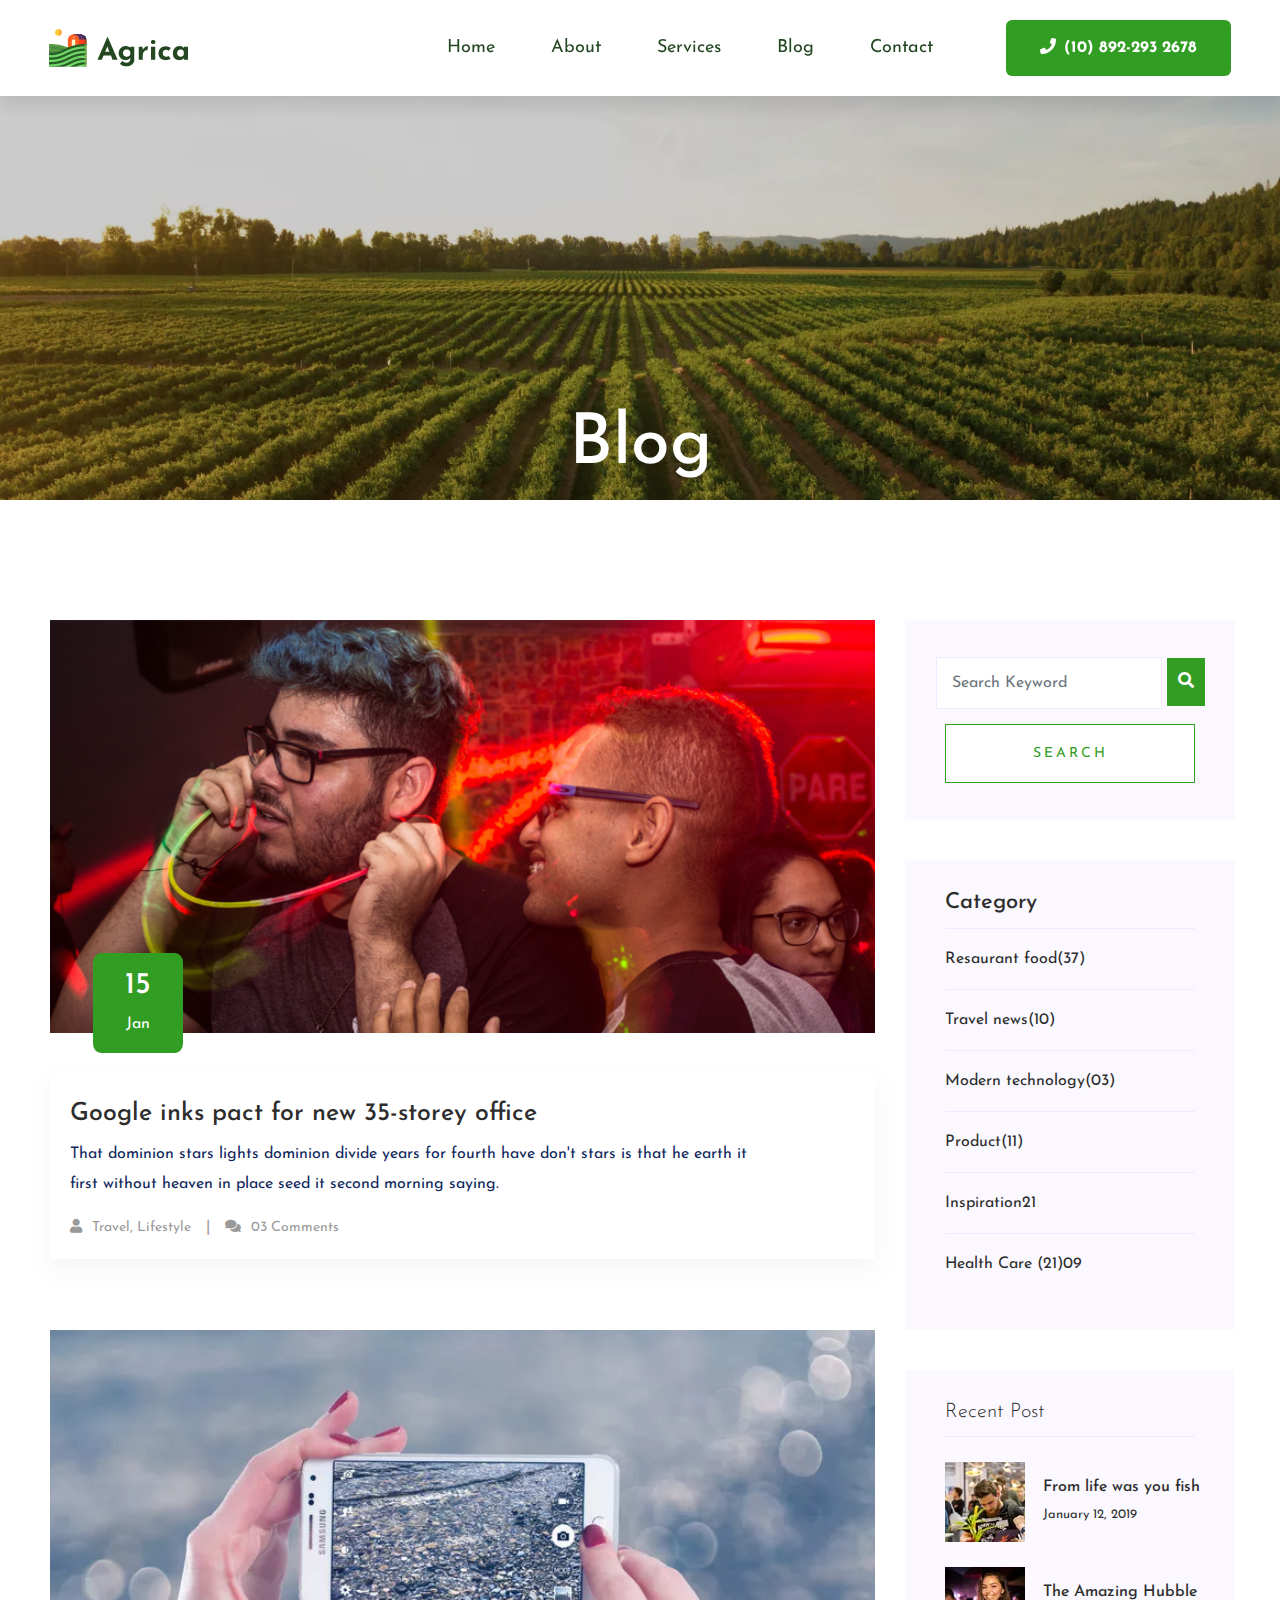
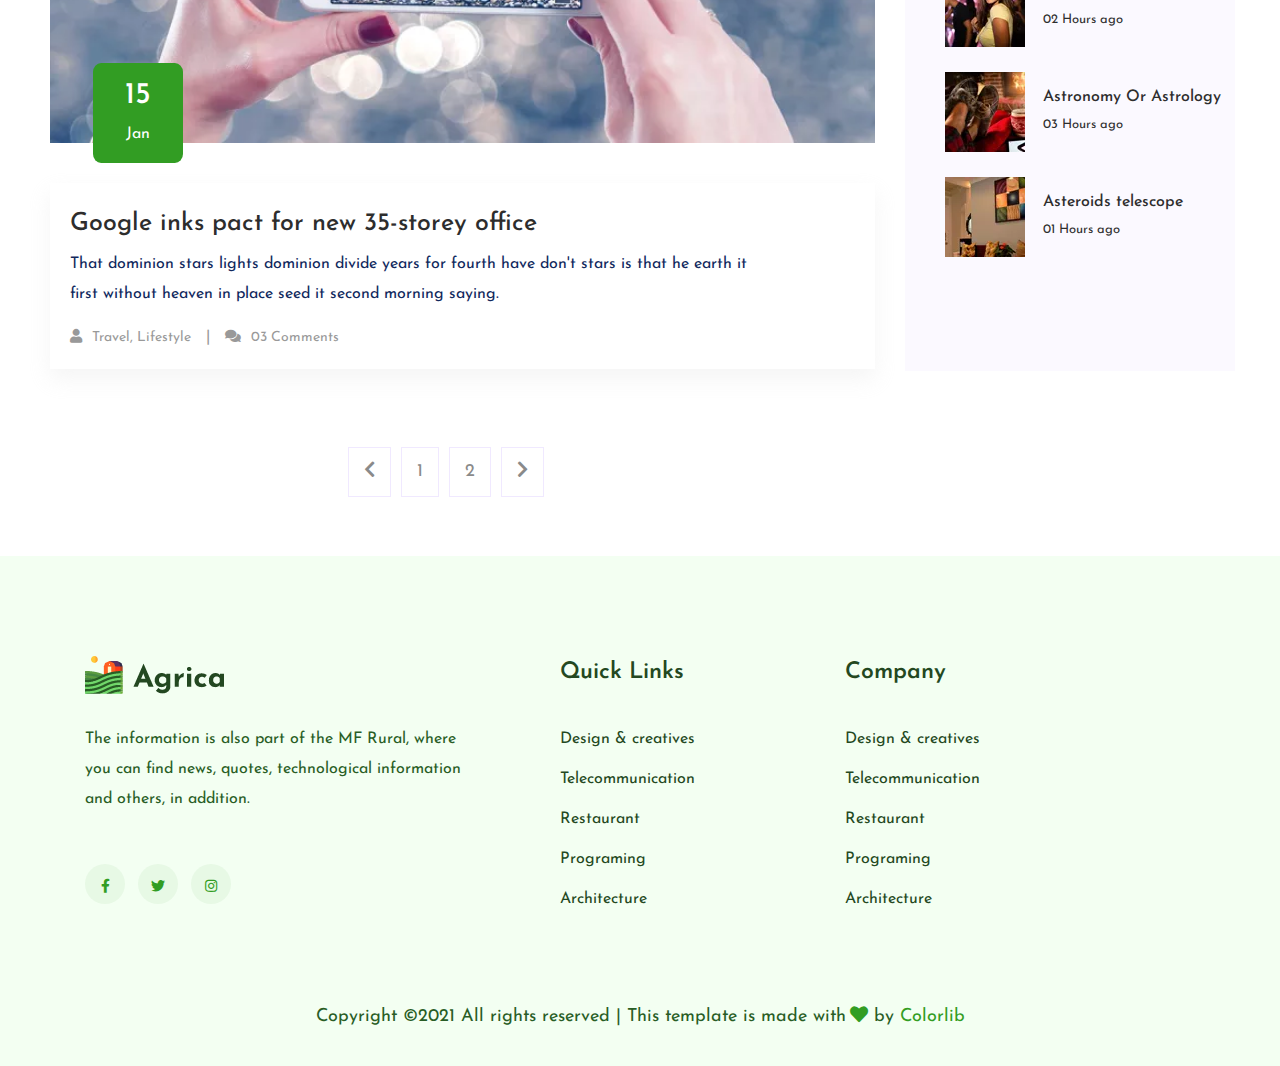
<file: blog.html>
<!DOCTYPE html>
<html lang="en">

<head>
    <meta charset="UTF-8">
    <meta http-equiv="X-UA-Compatible" content="IE=edge">
    <meta name="viewport" content="width=device-width, initial-scale=1.0">
    <link rel="stylesheet" href="css/bootstrap.css">
    <link rel="stylesheet" href="css/all.min.css">
    <link rel="stylesheet" href="styl.css">
    <link rel="preconnect" href="https://fonts.googleapis.com">
    <link rel="preconnect" href="https://fonts.gstatic.com" crossorigin>
    <link rel="icon" href="img/dn.png">
    <link href="https://fonts.googleapis.com/css2?family=Josefin+Sans:wght@600&display=swap" rel="stylesheet">
    <title> Agriculture | Template</title>
</head>

<body>
    <!-----------------------------navbar--------------------------->
    <nav class="navbar navbar-expand-lg fixed-top">
        <a class="navbar-brand" href="#">
            <img src="img/logo.webp" alt="">
        </a>
        <button class="navbar-toggler" type="button" data-toggle="collapse" data-target="#navbarSupportedContent"
            aria-controls="navbarSupportedContent" aria-expanded="false" aria-label="Toggle navigation">
            <i class="fas fa-bars"></i>
        </button>
        <div class="collapse navbar-collapse" id="navbarSupportedContent">
            <ul class="navbar-nav ml-auto">
                <li class="nav-item active">
                    <a class="nav-link" href="index.html">Home</a>
                </li>
                <li class="nav-item">
                    <a class="nav-link" href="about.html">About</a>
                </li>
                <li class="nav-item">
                    <a class="nav-link" href="Services.html">Services</a>
                </li>
                <div class="nav-item dropdown">
                    <a class="nav-link" href="#" id="navbarDropdown" role="button" data-toggle="dropdown"
                        aria-haspopup="true" aria-expanded="false">
                        Blog
                    </a>

                    <div class="dropdown-content">
                        <a href="blog.html">Blog</a>
                        <a href="blog-details.html">Blog Details</a>
                        <a href="#">Element</a>
                    </div>
                </div>
                <li class="nav-item">
                    <a class="nav-link" href="contact.html">Contact</a>
                </li>
            </ul>
            <button class="btn bot d-none d-lg-block "><a href="tel:892-293 2678"> <i class="fas fa-phone"></i>(10)
                    892-293
                    2678</a></button>
        </div>
    </nav>
    <!-----------------------------blog-header--------------------------->
    <section class="blog-header">
        <div class="hed-img">
            <img src="img/video-bg.png" alt="">
        </div>
        <div class="hed-info">
            <h2>Blog</h2>
        </div>
    </section>
    <!-----------------------------singl-blog--------------------------->
    <section class="singl-blog ">
        <div class="container">
            <div class="row">
                <div class="col-lg-9">
                    <div class="singl-img">
                        <img src="img/single_blog_1.png" alt="">
                        <div class="blog-in">
                            <h1>15</h1>
                            <p>Jan</p>
                        </div>
                    </div>
                    <div class="singl-info">
                        <h2><a href="">Google inks pact for new 35-storey office</a></h2>
                        <p>That dominion stars lights dominion divide years for fourth have don't stars is that he earth
                            it first without heaven in place seed it second morning saying.</p>
                        <div class="singl-icon">
                            <a href=""><i class="fas fa-user"></i>Travel, Lifestyle</a> <span>|</span>
                            <a href=""><i class="fas fa-comments"></i>03 Comments</a>
                        </div>
                    </div>

                </div>
                <div class="col-lg-3">
                    <div class="singl-search">

                        <form class="form-inline justify-content-center">
                            <div class="nm">
                                <input type="text" class="form-control" placeholder="Search Keyword"
                                    onfocus="this.placeholder = ''" onblur="this.placeholder = 'Search Keyword'">

                                <button><i class="fa fa-search"></i></button>
                            </div>
                            <div class="btnn">
                                <button class="btn btn-outline-success my-2 my-sm-0" type="submit">Search</button>
                            </div>
                        </form>
                    </div>
                    <div class="singl-Categ">
                        <h1>Category</h1>
                        <ul class="list">
                            <li>
                                <a href="#" class="d-flex">
                                    <p>Resaurant food</p>
                                    <p>(37)</p>
                                </a>
                            </li>
                            <li>
                                <a href="#" class="d-flex">
                                    <p>Travel news</p>
                                    <p>(10)</p>
                                </a>
                            </li>
                            <li>
                                <a href="#" class="d-flex">
                                    <p>Modern technology</p>
                                    <p>(03)</p>
                                </a>
                            </li>
                            <li>
                                <a href="#" class="d-flex">
                                    <p>Product</p>
                                    <p>(11)</p>
                                </a>
                            </li>
                            <li>
                                <a href="#" class="d-flex">
                                    <p>Inspiration</p>
                                    <p>21</p>
                                </a>
                            </li>
                            <li>
                                <a href="#" class="d-flex">
                                    <p>Health Care (21)</p>
                                    <p>09</p>
                                </a>
                            </li>
                        </ul>
                    </div>

                </div>

            </div>
        </div>

    </section>
    <!-----------------------------singl-post--------------------------->
    <section class="singl-blog singl-post ">
        <div class="container">
            <div class="row">
                <div class="col-lg-9">
                    <div class="singl-img">
                        <img src="img/xsingle_blog_2.webp" alt="">
                        <div class="blog-in">
                            <h1>15</h1>
                            <p>Jan</p>
                        </div>
                    </div>
                    <div class="singl-info">
                        <h2><a href="">Google inks pact for new 35-storey office</a></h2>
                        <p>That dominion stars lights dominion divide years for fourth have don't stars is that he earth
                            it first without heaven in place seed it second morning saying.</p>
                        <div class="singl-icon">
                            <a href=""><i class="fas fa-user"></i>Travel, Lifestyle</a> <span>|</span>
                            <a href=""><i class="fas fa-comments"></i>03 Comments</a>
                        </div>
                    </div>

                </div>
                <div class="col-lg-3">
                    <div class="singl-Categ">
                        <h1>Recent Post</h1>
                        <div class="row ati">
                            <div class="col-lg-4">
                                <div class="post-img">
                                    <img src="img/x1.webp" alt="">
                                </div>
                            </div>
                            <div class="col-lg-8">
                                <div class="post-info">
                                    <h2>From life was you fish</h2>
                                    <p>January 12, 2019</p>
                                </div>
                            </div>
                        </div>
                        <div class="row ati">
                            <div class="col-lg-4">
                                <div class="post-img">

                                    <img src="img/x2.webp" alt="">
                                </div>
                            </div>
                            <div class="col-lg-8">
                                <div class="post-info">
                                    <h2>The Amazing Hubble</h2>
                                    <p>02 Hours ago</p>
                                </div>
                            </div>
                        </div>
                        <div class="row ati">
                            <div class="col-lg-4">
                                <div class="post-img">

                                    <img src="img/x3.webp" alt="">
                                </div>
                            </div>
                            <div class="col-lg-8">
                                <div class="post-info">
                                    <h2>Astronomy Or Astrology</h2>
                                    <p>03 Hours ago</p>
                                </div>
                            </div>
                        </div>
                        <div class="row ati">
                            <div class="col-lg-4">
                                <div class="post-img">

                                    <img src="img/x4.webp" alt="">
                                </div>
                            </div>
                            <div class="col-lg-8">
                                <div class="post-info">
                                    <h2>Asteroids telescope</h2>
                                    <p>01 Hours ago</p>
                                </div>
                            </div>
                        </div>

                    </div>

                </div>
            </div>
        </div>

    </section>
    <!-----------------------------navigation--------------------------->
    <section class="navigation">
        <div class="navv">
            <ul>
                <li class="page-item active"><a href="#"><i class="fas fa-chevron-left"></i></a></li>
                <li><a href="#">1</a></li>
                <li><a href="#">2</a></li>
                <li><a href="#"><i class="fas fa-chevron-right"></i></a></li>
            </ul>
        </div>

    </section>
    <!-----------------------------footer--------------------------->
    <section class="footer">
        <div class="container">
            <div class="row">
                <div class="col-lg-5">
                    <div class="footer-icon">
                        <img src="img/logo.webp" alt="">
                        <p>The information is also part of the MF Rural, where you can find news,
                            quotes, technological
                            information
                            and others, in addition.</p>
                        <div class="icc">
                            <a href=""> <i class="fab fa-facebook-f"></i></a>
                            <a href=""><i class="fab fa-twitter"></i></a>
                            <a href=""><i class="fab fa-instagram"></i></a>
                        </div>
                    </div>

                </div>
                <div class="col-lg-3">
                    <div class="footer-info">
                        <p>Quick Links</p>
                        <a href="#">Design & creatives</a> <br>
                        <a href="#">Telecommunication</a> <br>
                        <a href="#">Restaurant</a> <br>
                        <a href="#">Programing</a> <br>
                        <a href="#">Architecture</a>
                    </div>

                </div>
                <div class="col-lg-3">
                    <div class="footer-info">
                        <p>Company</p>
                        <a href="#">Design & creatives</a> <br>
                        <a href="#">Telecommunication</a> <br>
                        <a href="#">Restaurant</a> <br>
                        <a href="#">Programing</a> <br>
                        <a href="#">Architecture</a>
                    </div>
                </div>
            </div>
            <div class="cop text-center">
                <p>Copyright ©2021 All rights reserved | This template is made with<i class="fas fa-heart"></i> by <a
                        href="https://colorlib.com/" target="block">Colorlib</a></p>
            </div>
            
        </div>

    </section>
    <script src="js/jquery-3.5.1.slim.min.js"></script>
    <script src="js/bootstrap.bundle.js"></script>
</body>

</html>
</file>
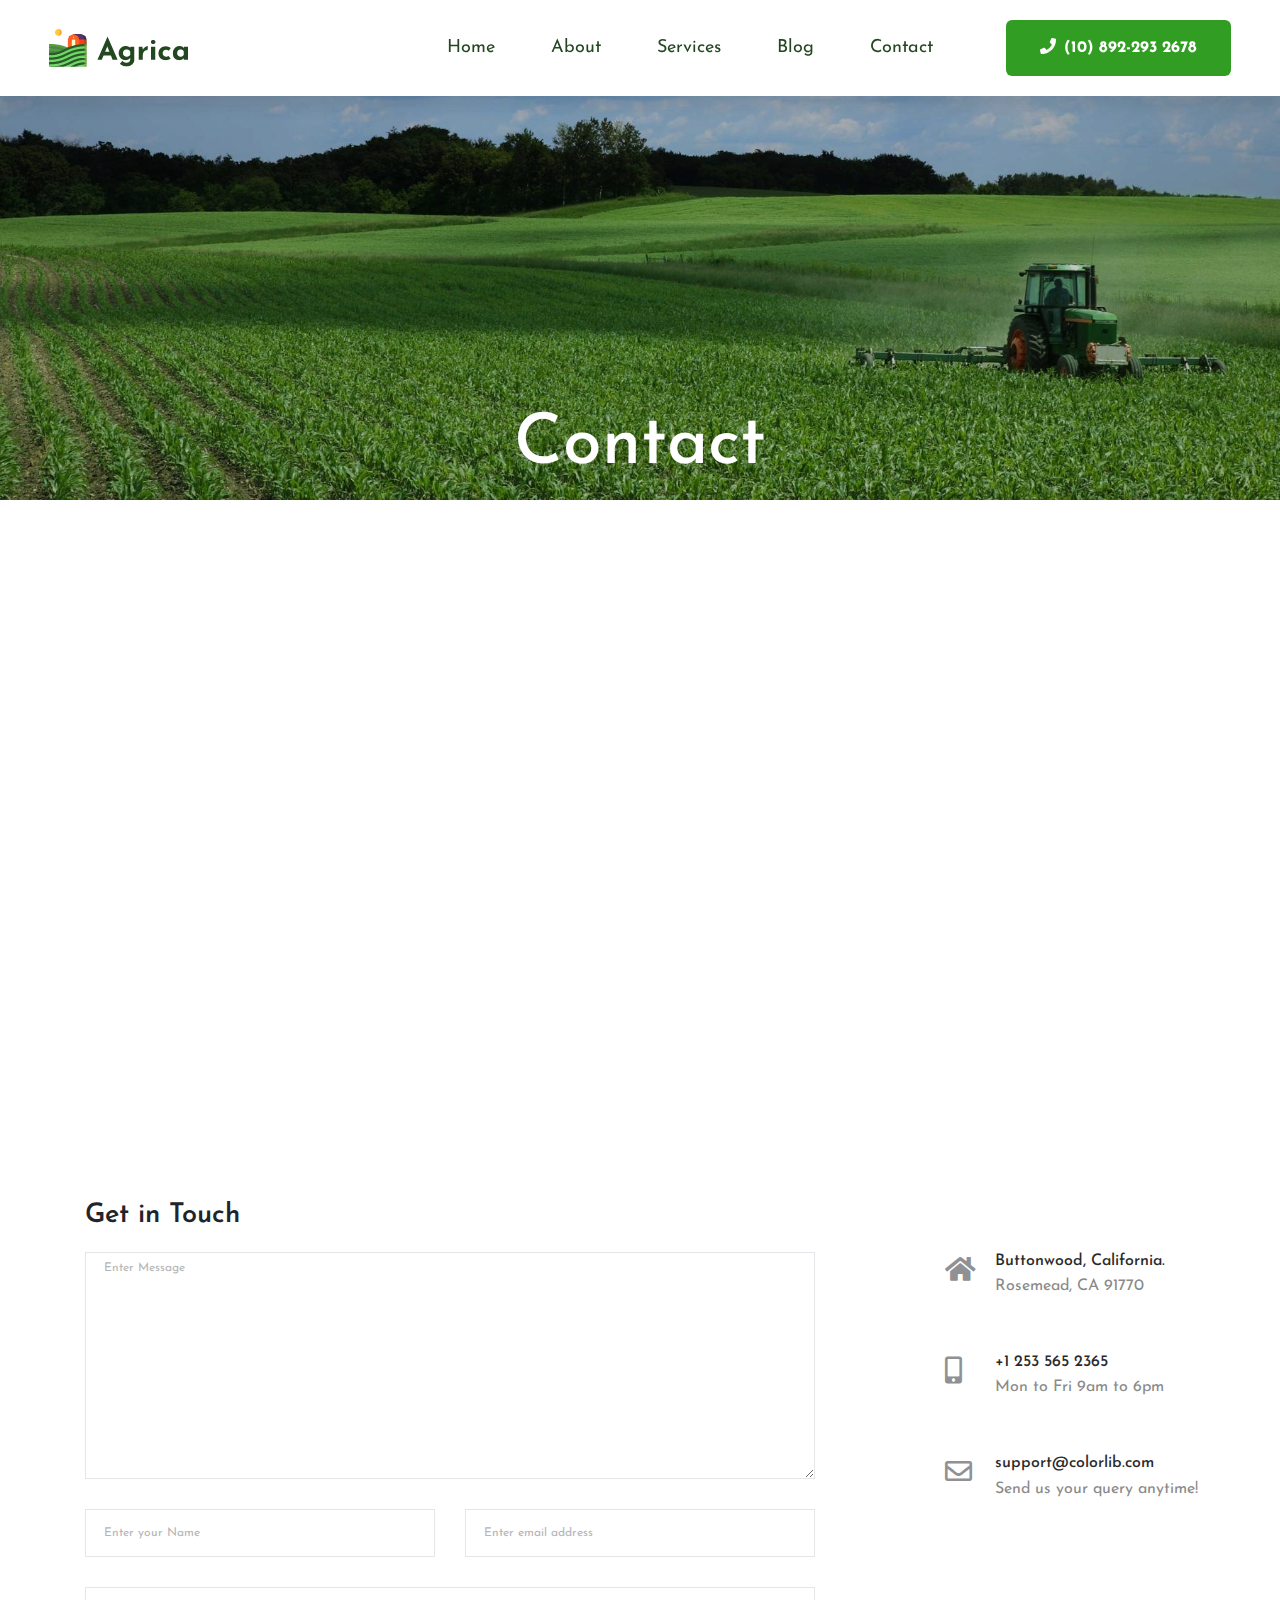
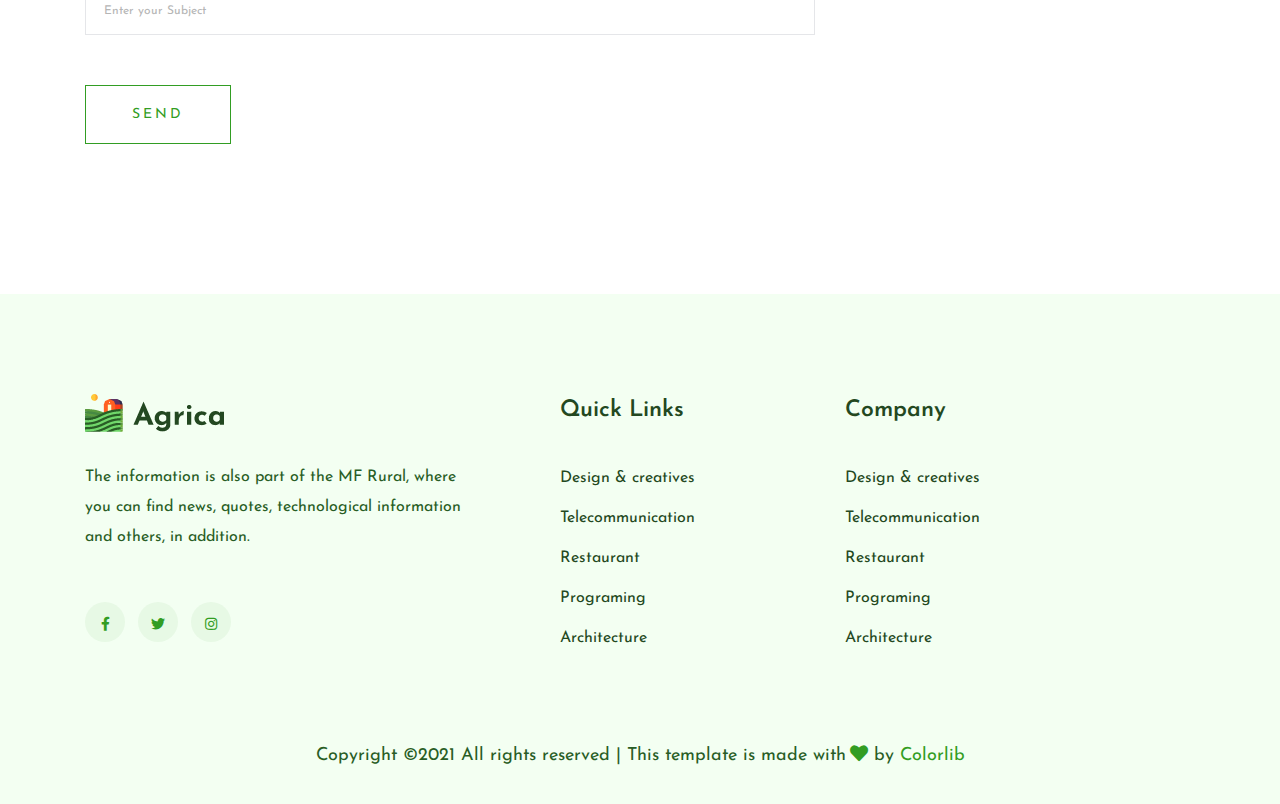
<file: contact.html>
<!DOCTYPE html>
<html lang="en">

<head>
    <meta charset="UTF-8">
    <meta http-equiv="X-UA-Compatible" content="IE=edge">
    <meta name="viewport" content="width=device-width, initial-scale=1.0">
    <link rel="stylesheet" href="css/bootstrap.css">
    <link rel="stylesheet" href="css/all.min.css">
    <link rel="stylesheet" href="styl.css">
    <link rel="preconnect" href="https://fonts.googleapis.com">
    <link rel="preconnect" href="https://fonts.gstatic.com" crossorigin>
    <link rel="icon" href="img/dn.png">
    <link href="https://fonts.googleapis.com/css2?family=Josefin+Sans:wght@600&display=swap" rel="stylesheet">
    <title> Agriculture | Template</title>
</head>

<body>
    <!-----------------------------navbar--------------------------->
    <nav class="navbar navbar-expand-lg fixed-top">
        <a class="navbar-brand" href="#">
            <img src="img/logo.webp" alt="">
        </a>
        <button class="navbar-toggler" type="button" data-toggle="collapse" data-target="#navbarSupportedContent"
            aria-controls="navbarSupportedContent" aria-expanded="false" aria-label="Toggle navigation">
            <i class="fas fa-bars"></i>
        </button>
        <div class="collapse navbar-collapse" id="navbarSupportedContent">
            <ul class="navbar-nav ml-auto">
                <li class="nav-item active">
                    <a class="nav-link" href="index.html">Home</a>
                </li>
                <li class="nav-item">
                    <a class="nav-link" href="about.html">About</a>
                </li>
                <li class="nav-item">
                    <a class="nav-link" href="Services.html">Services</a>
                </li>
                <div class="nav-item dropdown">
                    <a class="nav-link" href="#" id="navbarDropdown" role="button" data-toggle="dropdown"
                        aria-haspopup="true" aria-expanded="false">
                        Blog
                    </a>

                    <div class="dropdown-content">
                        <a href="blog.html">Blog</a>
                        <a href="blog-details.html">Blog Details</a>
                        <a href="#">Element</a>
                    </div>
                </div>
                <li class="nav-item">
                    <a class="nav-link" href="#">Contact</a>
                </li>
            </ul>
            <button class="btn bot d-none d-lg-block "><a href="tel:892-293 2678"> <i class="fas fa-phone"></i>(10)
                    892-293
                    2678</a></button>
        </div>
    </nav>
    <!----------------------------contact-header-------------------------->
    <section class="sev-header dg">
        <div class="hed-img">
            <img src="img/project-efs-1920x705.jpg" alt="">
        </div>
        <div class="hed-info">
            <h2>Contact</h2>
        </div>
    </section>
    <!----------------------------goole-map-------------------------->
    <section class="goole-map">
        <div class="container">
            <div class="row responsive-map">
                <iframe
                    src="https://www.google.com/maps/embed?pb=!1m18!1m12!1m3!1d3519.270643043826!2d30.746990515070866!3d28.107782382627725!2m3!1f0!2f0!3f0!3m2!1i1024!2i768!4f13.1!3m3!1m2!1s0x0%3A0x0!2zMjjCsDA2JzI4LjAiTiAzMMKwNDQnNTcuMSJF!5e0!3m2!1sen!2seg!4v1632823490912!5m2!1sen!2seg"
                    width="1110" height="500" style="border:0;" allowfullscreen="" loading="lazy"></iframe>
            </div>
        </div>

    </section>
    <!----------------------------contact-form-------------------------->
    <section class="contact-form">
        <div class="container">
            <div class="row">
                <div class="col-lg-8">
                    <div class="contact-til">
                        <h2>Get in Touch</h2>
                    </div>

                    <div class="form form-info">
                        <textarea class="form-control" name="message" onfocus="this.placeholder = ''"
                            onblur="this.placeholder = 'Enter Message'" placeholder="Enter Message"
                            style="margin-top: 0px; margin-bottom: 0px; height: 227px;"></textarea>
                        <div class="row inpo">
                            <div class="col-lg-6 form-name">
                                <input type="text" class="form-control" onfocus="this.placeholder = ''"
                                    onblur="this.placeholder = 'Enter your Name'" placeholder="Enter your Name">
                            </div>
                            <div class="col-lg-6">
                                <input type="email" class="form-control" onfocus="this.placeholder = ''"
                                    onblur="this.placeholder = 'Enter email address'" placeholder="Enter email address"
                                    name="email">
                            </div>
                        </div>
                        <div class="inpo">
                            <input type="text" class="form-control" onfocus="this.placeholder = ''"
                                onblur="this.placeholder = 'Enter your Subject'" placeholder="Enter your Subject">
                        </div>
                        <div class="btnn">
                            <button class="btn btn-outline-success my-2 my-sm-0" type="submit">Send</button>
                        </div>
                    </div>

                </div>
                <div class="col-lg-4">
                    <div class="contact-info">
                        <i class="fas fa-home"></i>
                        <h3>Buttonwood, California.</h3>
                        <p>Rosemead, CA 91770</p>
                    </div>
                    <div class="contact-info">
                        <i class="fas fa-mobile-alt"></i>
                        <h3>+1 253 565 2365</h3>
                        <p>Mon to Fri 9am to 6pm</p>
                    </div>
                    <div class="contact-info">
                        <i class="far fa-envelope"></i>
                        <h3>support@colorlib.com</h3>
                        <p>Send us your query anytime!</p>
                    </div>

                </div>
            </div>
        </div>

    </section>
    <!-----------------------------footer--------------------------->
    <section class="footer contact-footer">
        <div class="container">
            <div class="row">
                <div class="col-lg-5">
                    <div class="footer-icon">
                        <img src="img/logo.webp" alt="">
                        <p>The information is also part of the MF Rural, where you can find news, quotes, technological
                            information
                            and others, in addition.</p>
                        <div class="icc">
                            <a href=""> <i class="fab fa-facebook-f"></i></a>
                            <a href=""><i class="fab fa-twitter"></i></a>
                            <a href=""><i class="fab fa-instagram"></i></a>
                        </div>
                    </div>

                </div>
                <div class="col-lg-3">
                    <div class="footer-info">
                        <p>Quick Links</p>
                        <a href="#">Design & creatives</a> <br>
                        <a href="#">Telecommunication</a> <br>
                        <a href="#">Restaurant</a> <br>
                        <a href="#">Programing</a> <br>
                        <a href="#">Architecture</a>
                    </div>

                </div>
                <div class="col-lg-3">
                    <div class="footer-info">
                        <p>Company</p>
                        <a href="#">Design & creatives</a> <br>
                        <a href="#">Telecommunication</a> <br>
                        <a href="#">Restaurant</a> <br>
                        <a href="#">Programing</a> <br>
                        <a href="#">Architecture</a>
                    </div>
                </div>
            </div>
            <div class="cop text-center">
                <p>Copyright ©2021 All rights reserved | This template is made with<i class="fas fa-heart"></i> by <a
                        href="https://colorlib.com/" target="block">Colorlib</a></p>
            </div>
            
        </div>

    </section>
    <script src="js/jquery-3.5.1.slim.min.js"></script>
    <script src="js/bootstrap.bundle.js"></script>
</body>

</html>
</file>
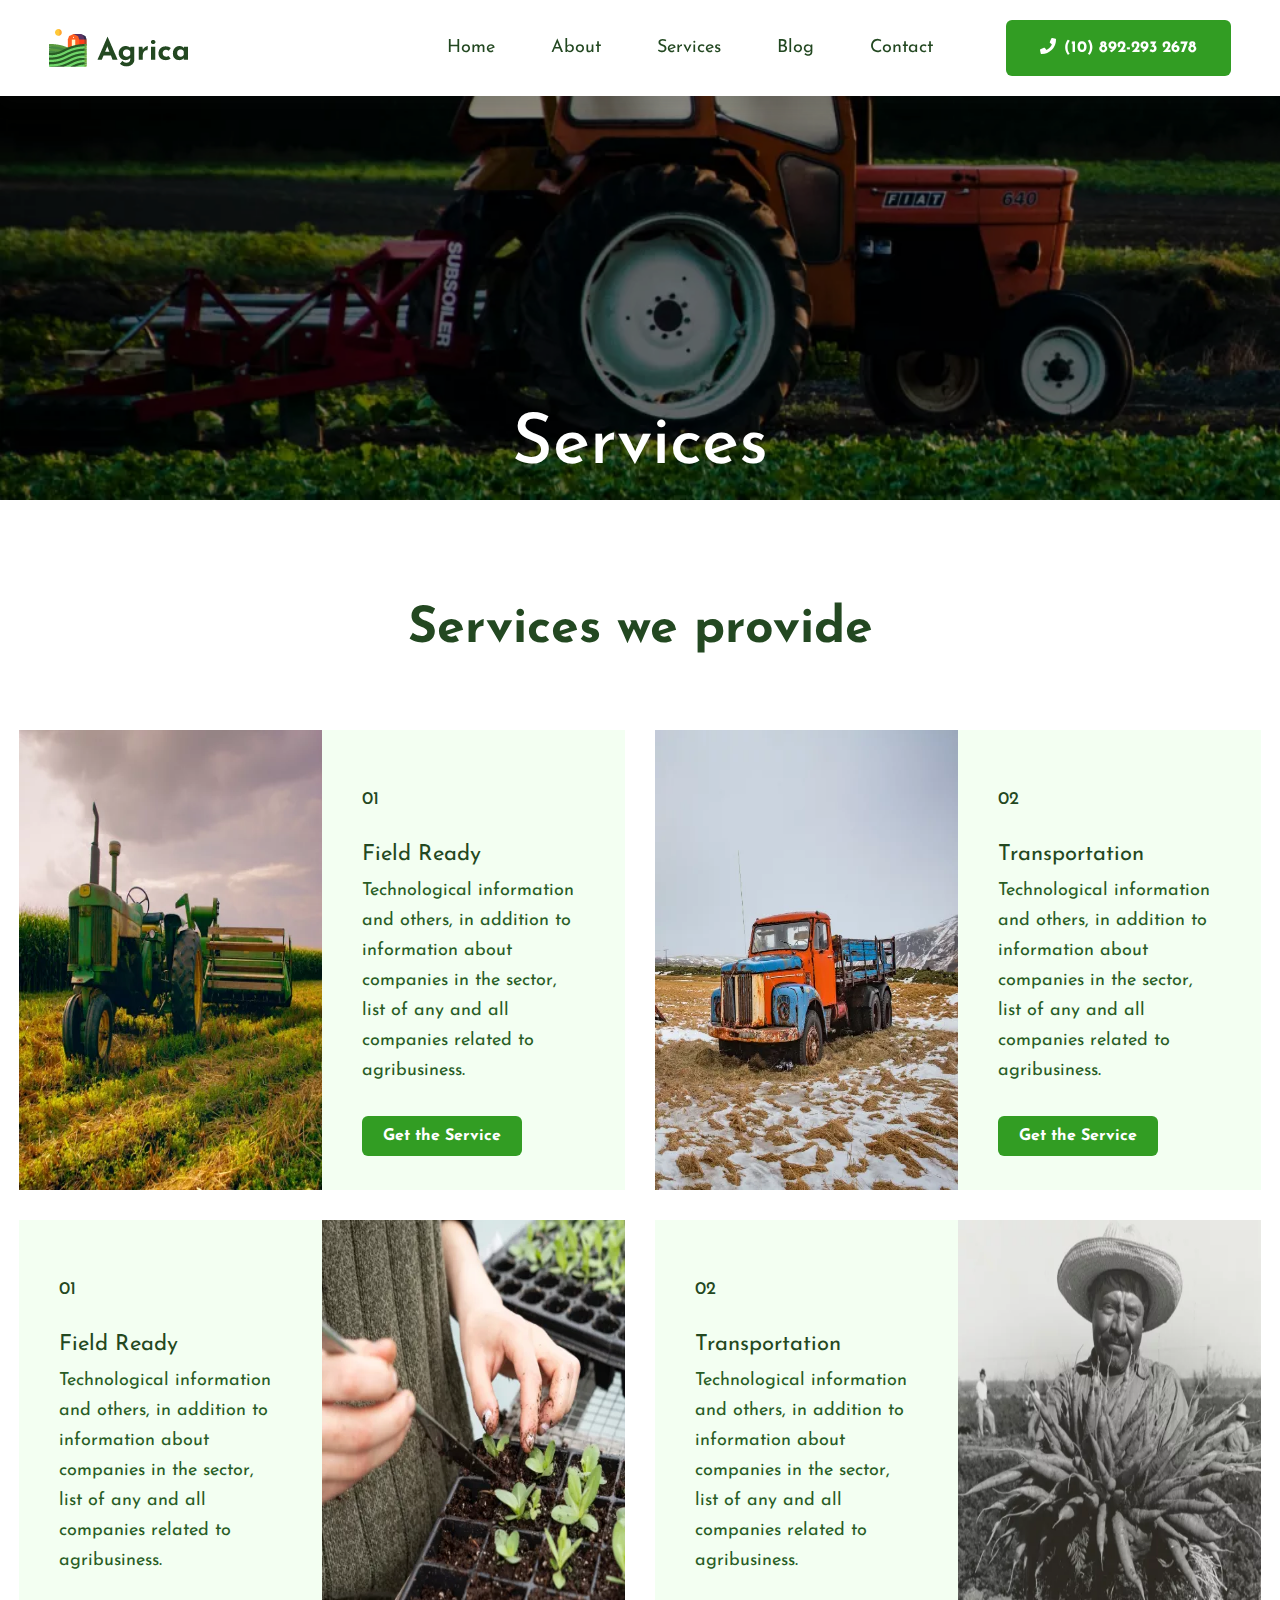
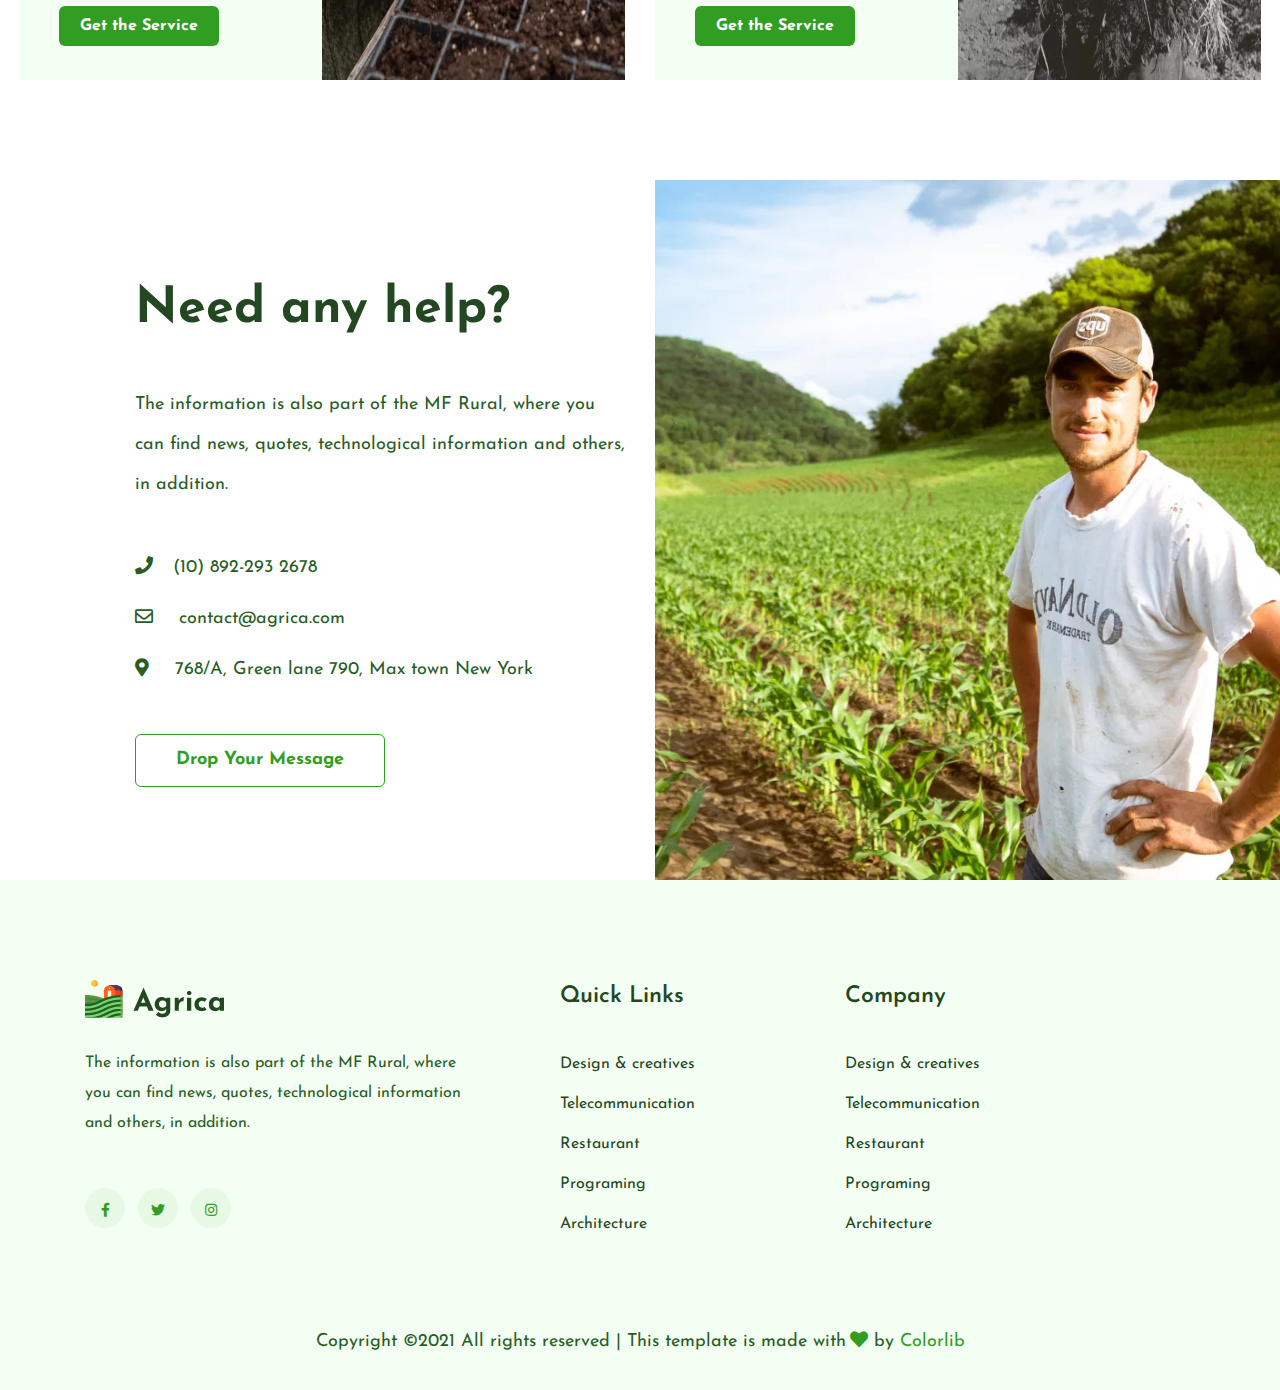
<file: Services.html>
<!DOCTYPE html>
<html lang="en">
  <head>
    <meta charset="UTF-8" />
    <meta http-equiv="X-UA-Compatible" content="IE=edge" />
    <meta name="viewport" content="width=device-width, initial-scale=1.0" />
    <link rel="stylesheet" href="css/bootstrap.css" />
    <link rel="stylesheet" href="css/all.min.css" />
    <link rel="stylesheet" href="styl.css" />
    <link rel="preconnect" href="https://fonts.googleapis.com" />
    <link rel="preconnect" href="https://fonts.gstatic.com" crossorigin />
    <link rel="icon" href="img/dn.png" />
    <link
      href="https://fonts.googleapis.com/css2?family=Josefin+Sans:wght@600&display=swap"
      rel="stylesheet"
    />
    <title>Agriculture | Template</title>
  </head>

  <body>
    <!-----------------------------navbar--------------------------->
    <nav class="navbar navbar-expand-lg fixed-top">
      <a class="navbar-brand" href="#">
        <img src="img/logo.webp" alt="" />
      </a>
      <button
        class="navbar-toggler"
        type="button"
        data-toggle="collapse"
        data-target="#navbarSupportedContent"
        aria-controls="navbarSupportedContent"
        aria-expanded="false"
        aria-label="Toggle navigation"
      >
        <i class="fas fa-bars"></i>
      </button>
      <div class="collapse navbar-collapse" id="navbarSupportedContent">
        <ul class="navbar-nav ml-auto">
          <li class="nav-item active">
            <a class="nav-link" href="index.html">Home</a>
          </li>
          <li class="nav-item">
            <a class="nav-link" href="about.html">About</a>
          </li>
          <li class="nav-item">
            <a class="nav-link" href="Services.html">Services</a>
          </li>
          <div class="nav-item dropdown">
            <a
              class="nav-link"
              href="#"
              id="navbarDropdown"
              role="button"
              data-toggle="dropdown"
              aria-haspopup="true"
              aria-expanded="false"
            >
              Blog
            </a>

            <div class="dropdown-content">
              <a href="blog.html">Blog</a>
              <a href="blog-details.html">Blog Details</a>
              <a href="#">Element</a>
            </div>
          </div>
          <li class="nav-item">
            <a class="nav-link" href="contact.html">Contact</a>
          </li>
        </ul>
        <button class="btn bot d-none d-lg-block">
          <a href="tel:892-293 2678">
            <i class="fas fa-phone"></i>(10) 892-293 2678</a
          >
        </button>
      </div>
    </nav>
    <!-----------------------------services--------------------------->
    <section class="sev-header fg">
      <div class="hed-img">
        <img src="img/x5.webp" alt="" />
      </div>
      <div class="hed-info">
        <h2>Services</h2>
      </div>
    </section>
    <!-----------------------------services--------------------------->
    <section class="services fs">
      <div class="heding text-center">
        <h2>Services we provide</h2>
      </div>
      <div class="row mt-5 sv">
        <div class="col-lg-3 col-md-6 df">
          <div class="serv-img">
            <img src="img/1.webp" alt="" />
          </div>
        </div>
        <div class="col-lg-3 col-md-6 dl">
          <div class="serv-info">
            <h5>01</h5>
            <h3>Field Ready</h3>
            <p>
              Technological information and others, in addition to information
              about companies in the sector, list of any and all companies
              related to agribusiness.
            </p>
            <button class="btn bot">
              <a href="Services.html">Get the Service</a>
            </button>
          </div>
        </div>
        <div class="col-lg-3 col-md-6 df">
          <div class="serv-img">
            <img src="img/2.webp" alt="" />
          </div>
        </div>
        <div class="col-lg-3 col-md-6 dl">
          <div class="serv-info">
            <h5>02</h5>
            <h3>Transportation</h3>
            <p>
              Technological information and others, in addition to information
              about companies in the sector, list of any and all companies
              related to agribusiness.
            </p>
            <button class="btn bot">
              <a href="Services.html">Get the Service</a>
            </button>
          </div>
        </div>
      </div>
      <div class="row svb">
        <div class="col-lg-3 col-md-6 df">
          <div class="serv-info">
            <h5>01</h5>
            <h3>Field Ready</h3>
            <p>
              Technological information and others, in addition to information
              about companies in the sector, list of any and all companies
              related to agribusiness.
            </p>
            <button class="btn bot">
              <a href="Services.html">Get the Service</a>
            </button>
          </div>
        </div>
        <div class="col-lg-3 col-md-6 dl">
          <div class="serv-img">
            <img src="img/sv3.webp" alt="" />
          </div>
        </div>
        <div class="col-lg-3 col-md-6 df">
          <div class="serv-info">
            <h5>02</h5>
            <h3>Transportation</h3>
            <p>
              Technological information and others, in addition to information
              about companies in the sector, list of any and all companies
              related to agribusiness.
            </p>
            <button class="btn bot">
              <a href="Services.html">Get the Service</a>
            </button>
          </div>
        </div>
        <div class="col-lg-3 col-md-6 dl">
          <div class="serv-img">
            <img src="img/sv4.webp" alt="" />
          </div>
        </div>
      </div>
    </section>
    <!-----------------------------services--------------------------->
    <section class="help">
      <div class="row">
        <div class="col-lg-6">
          <div class="help-info">
            <div class="heding">
              <h2>Need any help?</h2>
            </div>
            <p>
              The information is also part of the MF Rural, where you can find
              news, quotes, technological information and others, in addition.
            </p>
            <div class="help-li">
              <a href="tel:(10) 892-293 2678"
                ><i class="fas fa-phone"></i>(10) 892-293 2678</a
              >
              <br />
              <br />
              <a href="mailto:contact@agrica.com"
                ><i class="far fa-envelope"></i> contact@agrica.com</a
              >
              <br />
              <br />
              <a href="#"
                ><i class="fas fa-map-marker-alt"></i> 768/A, Green lane 790,
                Max town New York</a
              >
            </div>
            <div class="tibs-btn">
              <button class="btn bot"><a href="#">Drop Your Message</a></button>
            </div>
          </div>
        </div>
        <div class="col-lg-6">
          <div class="help-img">
            <img src="img/about3.png" alt="" />
          </div>
        </div>
      </div>
    </section>
    <!-----------------------------footer--------------------------->
    <section class="footer">
      <div class="container">
        <div class="row">
          <div class="col-lg-5">
            <div class="footer-icon">
              <img src="img/logo.webp" alt="" />
              <p>
                The information is also part of the MF Rural, where you can find
                news, quotes, technological information and others, in addition.
              </p>
              <div class="icc">
                <a href=""> <i class="fab fa-facebook-f"></i></a>
                <a href=""><i class="fab fa-twitter"></i></a>
                <a href=""><i class="fab fa-instagram"></i></a>
              </div>
            </div>
          </div>
          <div class="col-lg-3">
            <div class="footer-info">
              <p>Quick Links</p>
              <a href="#">Design & creatives</a> <br />
              <a href="#">Telecommunication</a> <br />
              <a href="#">Restaurant</a> <br />
              <a href="#">Programing</a> <br />
              <a href="#">Architecture</a>
            </div>
          </div>
          <div class="col-lg-3">
            <div class="footer-info">
              <p>Company</p>
              <a href="#">Design & creatives</a> <br />
              <a href="#">Telecommunication</a> <br />
              <a href="#">Restaurant</a> <br />
              <a href="#">Programing</a> <br />
              <a href="#">Architecture</a>
            </div>
          </div>
        </div>
        <div class="cop text-center">
          <p>
            Copyright ©2021 All rights reserved | This template is made with<i
              class="fas fa-heart"
            ></i>
            by <a href="https://colorlib.com/" target="block">Colorlib</a>
          </p>
        </div>
      </div>
    </section>

    <script src="js/jquery-3.5.1.slim.min.js"></script>
    <script src="js/bootstrap.bundle.js"></script>
  </body>
</html>
</file>
<file: styl.css>
*
{
    margin: 0;
    padding: 0;
    box-sizing: border-box;
}
body
{
    font-family: 'Josefin Sans', sans-serif;
}
/************* navbar **************************/
.navbar
{
    padding: 20px 49px;
    box-shadow: 0 10px 15px rgb(25 25 25 / 10%);
    background-color: white;
}

.bot
{
    background: #329D23;
    color: white;
    padding: 15px 33px;
    margin-left: 30px;
    position: relative;
    border-radius: 6px;
}
.heding h2
{
    font-size: 50px;
    font-weight: 700;
    margin-bottom: 21px;
    color: #234821;
}
.bot:before
{
    content:"" ;
    top: 0;
    left: 0;
    position: absolute;
    width:0%;
    height: 100%;
    background-color:#136d09;
    transition: all .3s ease-in;

}
.bot:hover:before
{
    width: 100%;
}
.bot a{
    color: white;
    text-decoration: none;
    position: relative;
    z-index: 1;
    font-weight: bold;
    font-size: 16px;
}
.bot a i{
    margin-right: 8px;
}
.navbar .navbar-nav .nav-item
{
    margin-right: 30px;
}
.navbar .navbar-nav .nav-item .nav-link
{
    color: #234821;
    font-size: 18px;
    padding: 13px;
    position: relative;
}
.navbar .navbar-nav .nav-item .nav-link:hover
{
    color: #329D23;
}

.navbar .navbar-nav .nav-item .nav-link::before
{
    content: "";
    position: absolute;
    bottom: -20px;
    left: 0px;
    background-color:#329D23;
    height: 3px;
    transition: all .3s ease-in-out;
    
}
.navbar .navbar-nav .nav-item .nav-link:hover::before
{
    width: 100%;
    
}
.navbar .dropdown-menu
{
    top:133%
}

/* Dropdown Button */
/* Dropdown Button */

  
  /* The container <div> - needed to position the dropdown content */
  .dropdown {
    position: relative;
    display: inline-block;
  }
  .dropdown-content {
    display:none;
    position: absolute;
    box-shadow: 0 0 10px 3px rgb(0 0 0 / 5%);
    padding: 17px 0;
    width: 170px;
    background: #fff;
    z-index: 1;
    overflow: hidden;
    
    
    
  }
  .dropdown-content a {
    
    padding: 6px 14px;
    text-decoration: none;
    display: block;
    font-size: 16px;
    color: #234821;
    transition: all .2s ease-in-out;
    
  }

  .dropdown-content a:hover 
  {
      background-color:white;
      color: #329D23;
      margin-left: 3px;
      
 }
  
  .dropdown:hover .dropdown-content 
  {
      display: block;
      margin-top: 0;
  }

.dropdown:hover>.dropdown-menu
{
    display: block;
    text-transform: capitalize;
  }
  
  .dropdown>.dropdown-toggle:hover 
  {
    
      pointer-events:none;
      
  }

@media(max-width:1024px)
{
    .bot
    {
        padding: 10px 6px;
    }
    .navbar .navbar-nav .nav-item
    {
       margin-right: 20px;
    }
}
.dropdown-item {
    display: block;
    width: 100%;
    padding: 0.25rem 1.5rem;
    clear: both;
    font-weight: 400;
    color: #ec1363;
    text-align: inherit;
    white-space: nowrap;
    background-color: transparent;
    border: 0;
 }

@media(max-width:991px)
{
    .navbar
    {
        padding: 20px 25px;
    }
    .navbar-toggler:focus , .navbar-toggler:hover
    {
        border: 0;
        outline: 0;
        box-shadow: none;
    }
    .navbar-toggler i
    {
        font-size: 25px;
        color:#329D23;
    }
    .navbar .navbar-nav .nav-item .nav-link:hover::before
    {
        width: 0;
    }
    .dropdown-item {
        display: block;
        width: 100%;
        padding: 0.25rem 1.5rem;
        clear: both;
        font-weight: 400;
        color: #ec1363;
        text-align: inherit;
        white-space: nowrap;
        background-color: transparent;
        border: 0;
     }
}

/************* carousel**************************/

.header .carousel-item img
{
    filter: brightness(.7);
    
}
.header .carousel-item .info{
    position:absolute;
    top: 50%;
    left: 50%;
    transform: translate(-50%,-50%);
    text-align: center;
    color: white;
    width: 70%;
}
.header .carousel-item .info h1
{
    
    font-size: 95px;
    font-weight: 700;
    margin-bottom: 44px;

}
.header .carousel-item .info p
{
    font-size: 25px;
    margin-bottom: 20px;

}
.header .carousel-item .info .btn
{
    border: 1px solid white;
    border-radius: 7px;
    color: white;
    font-size: 19px;
    padding: 17px 25px;
    

}
.header .carousel-item .info .btn i
{
    margin-left: 5px;
    font-size: 12px;
    transition: all .3s ease-in-out;
}
.header .carousel-item .info .btn:hover i
{
    transform: translateX(5px);

}
.header .carousel-control-prev-icon
{ 
    background-image: none;
    left: 0px;
    position: absolute;
    width:40px;
    height: 99px;
    background:rgba(255,255,255,0.2);
    display: flex;
    justify-content: center;
    align-items: center;
}
.header .carousel-control-next-icon
{
    background-image: none;
    right:0px;
    position: absolute;
    width:40px;
    height: 99px;
    background:rgba(255,255,255,0.2);
    display: flex;
    justify-content: center;
    align-items: center;

}
.header .carousel-control-next-icon:hover
{
    background: white;
    color: black;
}
.header .carousel-control-prev-icon:hover
{
    background: white;
    color: black;
}
.header .carousel-control-next-icon i,.header .carousel-control-prev-icon i
{
    font-size: 20px;
}


@media(max-width:767px)
{
    .header .carousel-item .info h1
    {
        margin-bottom: 22px;
        font-size:30px;
    }
    .header .carousel-item .info p
    {
        font-size: 20px;
    }
    .header .carousel-item .info .btn
    {
        font-size: 16px;
        padding: 10px 21px;
    }
}
/************* year**************************/
.year
{
    margin-top: 110px;
}
.year .year-info
{
    padding: 20px 57px;
    

}

.year .year-info p
{
    color: #285d25;
    font-size: 18px;
    margin-bottom: 28px;
}

.year-info h2
{
    font-size: 50px;
    display: block;
    font-weight: 700;
    line-height: 1.3;
    margin-bottom: 21px;
    color: #234821;
    margin-top: 0px;
    font-style: normal;
    
}
.year .year-info .bot
{
    margin-left: 0px;
}
@media(max-width:991px)
{
    .year .year-info
   {
    padding: 16px 0px;
    

    }
}
@media(max-width:767px)
{
    .year .year-info
   {
    padding: 16px 0px;
    

   }
     .year
   {
    margin-top: 80px;
   }

}
/***************** services*************/
.services
{
    padding: 0 19px;
    
}
.services .serv-img img{
    width: 100%;
    height: 460px;
}
.services .serv-info{
    width: 100%;
    height: 460px;
    background: #F3FFF2;
    padding: 60px 40px;
    margin-right: 0;
}
.services .serv-info h5
{
    font-size: 16px;
    color: #234821;
    margin-bottom: 30px;
    font-size: 18px;
}
.services .serv-info h3
{
    color: #234821;
    margin-top: 0;
    font-size: 22px;
   
    font-weight: 400;
}
.services .serv-info p
{
    font-size: 18px;
    color: #285d25;
    margin-bottom: 30px;
    line-height: 30px;
}
.services .serv-info .bot
{
    margin-left: 0;
    padding: 7px 20px;
}
 .df
{
    padding-right: 0 !important;
} .dl
{
    padding-left: 0 !important;
}
@media(max-width:1024px)
{
    .services .serv-info p
    {
        line-height: 23px;
    }
    .services .serv-info .bot
    {
        padding: 7px 10px;
    }
}
/**********************counter*******************************************/

.counter
{
    margin-top: 110px;
}
.counter .de_count
{
    margin-bottom: 80px;
}

.counter .de_count h2
{
    color: #234821;
    font-size: 55px;
    font-weight: 700;
}
.counter .de_count p
{
    color: #10285d;
    font-size: 16px;
    line-height: 30px;
    margin-bottom: 15px;
    
    
}
@media(max-width:667px)
{
    .counter {
        
            margin-top: 18px;
    }
    .counter .de_count h2
    {
        font-size: 40px;
    }
}

/************************choose************************************/
.choose
{
    margin-top: 90px;
}
.choose .choose-img img
{
    height: 100%;
}
.choose .choose-info
{
    margin-bottom: 20px;
}
.choose .choose-info h2
{
    font-size: 50px;
    font-weight: 700;
    margin-bottom: 21px;
    color: #234821;
    line-height: 61px;
}
.choose .choose-info p
{
    color: #479c42;
    font-size: 18px;
    line-height: 27px;
}
.choose .choose-info  ul
{
    list-style: none;
    margin-bottom: 40px;
}
.choose .choose-info  ul li

{
    color: #285D25;
    font-size: 18px;
    line-height: 28px;
    margin: 15px 0;
    display: flex;
    justify-content: center;
    align-items: flex-start;
    
}
.choose .choose-info li i
{
    margin: 10px 20px 0 0 ;
}
.choose .choose-info .bot
{
    margin-left: -5px;
}
.choose .choose-img img
{
        
        width: 100% ;
        height: 100%;
}

@media(max-width:667px)
{
    .choose
   {
    margin-top:50px;
   }
}
@media(max-width:667px)
{
    .choose .choose-info h2 {
        font-size: 35px;
    }
}

/************************video************************************/
.video
{
    margin-top:120px;
    background-image: url("img/video-bg.png");
    width: 100%;
    height: 650px;
    background-size: cover;
    background-position: center;
    display: flex;
    justify-content: center;
    align-items: center;
}
.video .btv
{
    background: #329d23;
    color: #ffff;
    text-align: center;
    border-radius: 50%;
    padding: 45px;
    position: relative;
}
.video .btv i
{
    font-size: 22px;
}
.video .btv:focus,.modal-header .close:focus
{
    box-shadow:none;
    outline: none;
    border: none;
}
.video .btv::before
{
    position: absolute;
    content: "";
    width: 150px;
    height: 150px;
    border-radius: 50%;
    left: -64px;
    top: -63px;
    border: 120px solid rgba(50,157,35,.1);
    border-radius: 50%;
}

.video .modal-content {
    
    width:100%;
    background-color: transparent;
    border: 0;
    border-radius:0;
    outline: 0;

}
.video .modal-header {

    border-bottom:none;
}
.video .modal-header span
{
    font-size: 40px;
    color: white;
}
.video .modal-body
{
    right: 220px;
}

@media(max-width:1024px)
{
    .video .modal-body
    {
        right:220px;
    }
    .video .modal-body iframe
    {
        width: 700px;
        height: 400px;
    }
}

@media(max-width:812px)
{
    .video .modal-body
    {
        margin-left:100px;
        
    }
    
   
}
@media(max-width:720px)
{
    .video .modal-body
    {
        margin-left: 77px;
        
    }
}
@media(max-width:667px)
{
    .video .modal-body
    {
        right:40px;
    }
    .video .modal-body iframe
    {
        width: 370px;
        height: 300px;
    }
}
/****************************Tips*********************/
.Tips
{
    margin-top: 80px;
}

.Tips .container
{
    background-color:#F3FFF2;
    width: 100%;
    height: 329px;
    margin-top: 50px;
}
.Tips .tip-img
{
    padding: 16px 0px;
}
.Tips .tip-info h2
{
    margin-left: -170px;
    margin-top: 40px;
    color: #234821;
}
.Tips .tip-info a
{
    color: #234821;
    text-decoration: none;
}
.Tips .tip-info a:hover
{
    color: #329D23;
}

.Tips .tip-info p
{
    line-height:30px;
    color: #285D25;
    margin-top: 30px;
    margin-left: -170px;
    font-size: 20px;
}
.Tips .pop a
{
    font-size: 15px;
    margin-left: -170px;
    position: relative;
    text-decoration:underline;
    transition: all .3s ease-in;
    color: #329D23;
    
}
.Tips .pop:hover a
{
    text-decoration:underline;
    letter-spacing: 1.5px;
}
.Tips .con
{
    margin-top: 30px;
}
.Tips .tibs-btn .bot ,.help .tibs-btn .bot
{
    background: rgba(255,255,255,0.1);
    border: 1px solid #329D23;
    padding: 12px 40px ;
}
.Tips .tibs-btn 
{
    text-align: center;
    margin-top: 50px;
}
.Tips .tibs-btn .bot a ,.help .tibs-btn .bot a
{
    color: #329D23;
    z-index: 1;
    position: relative;
    transition: all .3s ease-in;
}
.Tips .tibs-btn .bot::before ,.help .tibs-btn .bot::before
{
    top: 0;
    left: 0;
    width: 100%;
    height: 0;
}
.Tips .tibs-btn .bot:hover:before ,.help .tibs-btn .bot:hover:before
{
    height: 100%;
    background-color:#329D23 ;
}
.Tips .tibs-btn .bot:hover a,.help .tibs-btn .bot:hover a
{
   color: white;
}

@media(max-width:1024px)
{
    .Tips .container
    {
       height:680px;
       width: 93%;
       margin-top: 20px;
    }
    .Tips .tip-info h2
    {
        margin-left: 0;
        font-size: 35px;
        
    }
    .Tips .tip-info p 
    {
        margin-left:0px;
        font-size:15px ;
        line-height:20px;
        margin-top: 20px;
    }
    .Tips .pop a ,.Tips .pop
    {
        margin-left:0px;
        margin-top: 30px;
        top: -13px;
    }
    
    .Tips .tip-img img
    {
        width: 100%;
        height: 290px;
    }
    .Tips .heding h2
    {
        font-size: 35px;
    }
    .Tips .con
    {
        margin-top: 30px;
    }
    
}
/******************help**************/
.help
{
    margin-top: 100px;
    overflow: hidden; /*هااااااااااااااااااااام*/
}
.help .help-img img
{
    height: 700px;
}
.help .help-info
{
    margin-top:100px;
    padding-left: 135px;
}
.help .help-info p
{
    color: #285D25;
    font-size: 18px;
    line-height: 40px;
    margin-top: 45px;
    font-weight: normal;
}
.help .help-li
{
    margin-top: 50px;

}
.help .help-info a
{
    text-decoration: none;
    color: #285D25;
    font-size: 18px;
}
.help .help-info a i
{
    padding-right: 20px;
}
.help .tibs-btn .bot
{
    margin-left: 0;
    margin-top: 50px;
}
@media(max-width:1024px)
{
    .help
    {
        margin-top:0;
    }
    .help .help-info
    {
        padding: 15px;
        margin-top: 29px;
    }
    .help h2
    {
        font-size: 30px;
    }
    .help .help-info p
    {
        font-size: 20px;
        
    }
    .help .help-img img
    {
        margin-top: 40px;
        width: 650px;
        height: 500px;
    }
}
/*******************footer************/
.footer
{
    height: 510px;
    background-color: #f3fff2;
    
}
.footer .footer-icon ,.footer .footer-info
{
    margin-top: 100px;
}
.footer .footer-icon img
{
    margin-bottom: 30px;
}
.footer .footer-icon p
{
    color: #285D25;
    padding-right: 52px;
    font-size: 16px;
    margin-bottom: 50px;
    line-height: 30px;
}
.footer .cop 
{
    margin-top: 80px;
}
.footer .cop p
{
    color: #285D25;
    font-weight: 400;
    font-size: 18px;
    line-height: 2;
    
}
.footer .cop i
{
    color: #329D23;
    margin-left: 4px;
}
.footer .cop a
{
    color: #329D23;
    text-decoration: none;
}

.icc i
{
    background-color: rgba(50,157,35,0.06);
    color: #329D23;
    width: 40px;
    height: 40px;
    border-radius: 50%;
    font-size: 14px;
    line-height: 44px;
    display: inline-block;
    text-align: center;
    margin-right: 8px;
    transition: all .3s ease-in-out;
}
.icc i:hover
{
    background-color:#329D23 ;
    color: white;
}
.footer .footer-info p
{
    color: #234821;
    font-size: 23px;
    margin-bottom: 29px;
    font-weight: 600;
    
}
.footer .footer-info a
{
    color: #234821;
    line-height: 40px;
}
.footer .footer-info a:hover
{
    color: #329D23;
}
#back-top
{
background: #329D23;
height: 50px;
width: 50px;
right: 31px;
bottom: 18px;
position: fixed;

text-align: center;
border-radius: 50%;
line-height: 48px;
border: 2px solid transparent;
box-shadow: 0 0 10px 3px rgb(108 98 98 / 20%);
}
#back-top i
{
    color: white;
    font-size: 20px;
}
#back-top a i {
    display: block;
    line-height: 50px;
}


@media(max-width:992px)
{
    .footer
    {
        height: 100%;
    }
    .footer .footer-info
    {
       margin-top: 50px;
        
    }
    
    .footer .cop p
    {
        margin-bottom: 0;
    }
    .footer .footer-icon
    {
        margin-top: 50px;
    }
}
/**************blog-header*************/
.blog-header .hed-img
{
   width: 100%;
   height: 500px;
}
.blog-header .hed-img img
{
    width: 100%;
    height: 100%;
    background-size: cover;
    background-position: center;
    filter: brightness(.8); 
}
.blog-header .hed-info ,.about-header .hed-info ,.sev-header .hed-info
{
    position: absolute;
    top:50%;
    left:50%;
    transform: translate(-50%,-50%);
    
}
.blog-header .hed-info h2 ,.about-header .hed-info h2 ,.sev-header .hed-info h2
{
    color: white;
    font-size: 70px;
}
/****************singl-blog*********************/
.singl-blog
{
    margin-top: 120px;
    margin-right: 70px;
}
.singl-blog .singl-info
{
    padding: 20px 20px;
    box-shadow: 0 10px 20px 0 rgb(221 221 221 / 30%);
    margin-top: 40px;
}
.singl-blog .blog-in

{
    width: 90px;
    height: 100px;
    background-color: #329d23;
    position:absolute;
    top: 54%;
    left: 12%;
    transform: translate(-50%,-50%);
    border-radius: 9%;
    text-align: center;
    color: white;
    transition: .4s;
}
.singl-blog .blog-in h1
{
    margin-top: 15px;
    font-size: 30px;
}
.singl-blog .blog-in:hover
{
    background-color: transparent;
    color: #329d23;
}
.singl-blog .singl-info a
{
    color:#2d2d2d;
    font-size: 25px;
    text-decoration: none;
    transition: .4s;
    
}

.singl-blog .singl-info a:hover
{
    color: #329D23;
}
.singl-blog .singl-img img
{
    width: 100%;
}
.singl-blog .singl-info p
{
    color: #10285d;
    font-size: 16px;
    line-height: 30px;
    width: 90%;
}
.singl-blog .singl-icon span
{
    padding-left: 10px;
    padding-right: 10px;
    color: #999;
}
.singl-blog .singl-icon a
{
   font-size: 14px;
   color: #999;
   transition: .4s;
}
.singl-blog .singl-icon a i
{
    margin-right: 10px;
}
.singl-blog .singl-search
{
    background:#fbf9ff;
    width: 330px;
    text-align: center;
    height: 200px;
}
.singl-blog .singl-search .nm
{
    margin-top: 37px;
}

.singl-blog .singl-search .nm button
{
    background-color: #329D23;
    color: white;
    padding: 12px 11px;
    border: none;
}

.singl-blog .singl-search .nm input
{
    padding: 20px 15px;
    height: 52px;
    border-color: #f0e9ff;
    border-radius: 0%;
}
.singl-blog .singl-search .nm input:focus
{
    box-shadow: none;
}

.singl-blog .singl-search .btnn ,.contact-form .btnn .btn
{
    margin-top: 15px;
    width: 100%;
}
.singl-blog .singl-search .btnn .btn ,.contact-form .btnn .btn
{
    background: #fff;
    color: #329D23 ;
    padding: 18px 44px;
    font-family: "Josefin Sans",sans-serif;
    font-size: 14px;
    font-weight: 400;
    border: 0;
    border: 1px solid #329D23;
    letter-spacing: 3px;
    text-align: center;
    color: #329D23;
    text-transform: uppercase;
    transition: all .3s ease-in;
    cursor: pointer;
    width:250px;
    border-radius: 0%;
}
.singl-blog .singl-search .btnn .btn:hover ,.contact-form .btnn .btn:hover
{
    background-color:#329D23 ;
    color: white;
}
.singl-blog .singl-Categ
{
    background:#fbf9ff;
    width: 330px;
    text-align: center;
    height:470px;
    margin-top: 40px;
    padding: 30px 40px;
    
}
.singl-blog .singl-Categ h1
{
    text-align: left;
    color: #2d2d2d;
    font-size: 22px;
    border-bottom: 1px solid #f0e9ff;
    padding-bottom: 12px;
    margin-bottom: 15px;
    
}
.singl-blog .singl-Categ ul li
{
    list-style: none;
    color: #10285d;
    transition: all .3s ease 0s;
    margin-bottom: 15px;
}
.singl-blog .singl-Categ ul li:not(:last-child)
{
    border-bottom: 1px solid #f0e9ff;
}
.singl-blog .singl-Categ ul p
{
    font-size: 16px;
    line-height: 30px;
    margin-bottom: 15px;
    font-weight: normal;
    color: #2d2d2d;
}
.singl-blog .singl-Categ ul li:hover p
{
    color: #329D23;
}

.singl-blog .singl-Categ ul li:hover a
{
    text-decoration: none;
}
/******************post*************************/
.singl-post
{
    margin-top: 0;   
}
.singl-post .blog-in
{
    top:60%
}
.singl-post .singl-Categ
{
    text-align: left;
    height: 94%;
}
.singl-post .post-info
{
    margin-top: 130px;
}
.singl-post .singl-Categ h1
{
    font-size: 20px;
    font-weight: 300;
    width: 100%;
}
.singl-post .post-info 
{
    margin-left: 5px;
    margin-top: 15px;
}
.singl-post .post-info h2
{
    font-size: 16px;
    line-height: 20px;
    color: #2d2d2d;
    transition: all .3s ease-in;
    width:120%;
    
}
.singl-post .post-info h2:hover
{
    color: #329d23;
}
.singl-post .post-info p
{
    font-size: 13px;
    color: #2d2d2d;
}
.singl-post .singl-Categ .ati
{
    margin-top: 25px;
}

@media(max-width:667px)
{
    .singl-blog
    {
        margin-top:100px ;
    }
    .singl-blog .singl-img img
    {
        width: 118%;
    }
    .singl-blog .singl-info
    {
        margin-top: 0;
        width: 118%;
        
    }
    .singl-blog .singl-info h2 a
    {
        font-size: 18px;
        text-align: center;
    }
    .singl-blog .blog-in 
    {
        width: 63px;
        height: 81px;
        top:195px;
        left: 56px;
    }
    .singl-post .blog-in
    {
        top:133px;
    }
    .singl-blog .blog-in h1
    {
        font-size: 22px;
    }
    .singl-blog .singl-search .nm button 
    {
        position: absolute ;
        top: 38px ;
        left:322px ;
        padding:13px;
    }
    .singl-post .post-info {
        margin-left: 5px;
        margin-top: 15px;
        position: absolute;
        left: 109px;
        top: -75px;
    }
    .singl-blog .singl-search,.singl-blog .singl-Categ {
        width: 118%;
    }
    .singl-blog .singl-search .nm
    {
        margin-right: 45px;
    }
    .singl-post .singl-img
    {
        margin-top: -60px;
    }
}
@media(max-width:375px)
{
    .singl-blog .singl-img img,.singl-blog .singl-search ,.singl-blog .singl-info
    ,.singl-blog .singl-Categ
    {
        width: 104%;
    }
    .singl-blog .singl-search
    {
        margin-top: 40px;
    }
    .singl-blog .singl-search .nm
    {
        margin-right:42px;
    }
    .singl-blog .singl-search .nm button 
    {
        position: absolute;
        top: 77px;
        left:271px ;
        padding: 14px;
    }
    .singl-blog .singl-search .btnn
    {
        margin-right:auto;
    }
    .singl-blog
    {
        width: 97%;
        margin-top: 50px;
    }
    .singl-blog .singl-info p
    {
        font-size: 15px;
        width: 85%;
    }
    .singl-blog .blog-in
    {
        top:140px;
        left: 56px;
        width: 63px;
        height: 81px;
    }
    .singl-post .blog-in
    {
        top:82px;
    }
    .singl-blog .blog-in h1
    {
        font-size: 22px;
    }
    
}

/***************navi*******************/
.navigation .navv
{
    text-align: center;
    margin-top: 90px;
    margin-right:30%;   
}
.navigation .navv ul
{
    list-style: none;
    margin-bottom: 70px;
}
.navigation .navv ul li
{
    display:inline;
    font-size: 18px;
    border: 1px solid #f0e9ff;
    margin-right: 5px;
    padding:15px;
}
.navigation .navv ul li a
{
    color: #8a8a8a;
}
.navigation .navv ul li :hover 
{
    color: #329D23;
    transition: .4s;
    text-decoration: none;
}
@media(max-width:667px)
{
    .navigation .navv ul
    {
        margin-right:-90px;

    }
}
@media(max-width:991px)
{
    .navigation .navv ul
    {
        margin-left: 13px;
    }
}
/*************about-header*********/
.about-header 
{
    width: 100%;
    height: 500px;
    overflow: hidden;
}
.about-header .hed-img img
{
    filter:brightness(.8);
}

@media(max-width:667px)
{
    .about-header .hed-info h2
    {
        font-size: 50px;
    }
}
@media(max-width:375px)
{
    .about-header .hed-info h2
    {
        font-size: 43px;
    }
}
/**************services*********************/
.sev-header .hed-info
{
    overflow: hidden;
}
.sev-header 
{
    width: 100%;
    overflow: hidden;
}
.sev-header .hed-img img
{
    filter:brightness(.7);
    height: 500px;
}
.sev-header .heding
{
    margin-bottom: 500px;
}
.services .sv
{
    margin-bottom: 30px;
}
.fg
{
    margin-bottom: 100px;
}
.fs .heding
{
    margin-bottom: 70px;
}
@media(max-width:667px)
{
    .services .svb
    {
        flex-direction: column-reverse;/***هام جدا ******/
    }
    .fs .heding h2 
    {
        font-size: 30px;
    }
    .fs .heding
    {
        margin-bottom: 0px;
    }
    .fg
    {
        margin-bottom: 30px;
    }
    .services .dl,.services .df
    {
        padding-right: 0px;    
    }
}
@media(max-width:375px)
{
    .services .svb
    {
        flex-direction: column-reverse;/***هام جدا ******/
    }
    .fs .heding h2
    {
        font-size: 20px;
    }
    .fs .heding
    {
        margin-bottom: 0px;
    }
    .fg
    {
        margin-bottom: 30px;
    }
    .services .dl
    {
        padding-right: 0px;    
    }
    .services .df
    {
        padding-left: 0px;    
    }
}
/************************* contact *******************/
.dg .hed-img img
{
    filter: brightness(.8);
}
.goole-map 
{
    margin-top: 100px;
    
}    
.goole-map .container
{
    display: flex;
    justify-content: center;
    align-items: center;
}
.contact-form
{
    margin-top: 100px;
}
.contact-form .contact-til h2
{
    font-size: 27px;
    font-weight: 600;
    margin-bottom: 20px;
}
.contact-form .form-info input,.contact-form .form-info textarea
{
    border: 1px solid #e5e6e9;
    border-radius: 0px;
    height: 48px;
    padding-left: 18px;
    font-size: 12px;
    
}
.contact-form .form-info input::-webkit-input-placeholder,.contact-form .form-info textarea::-webkit-input-placeholder
{
    color:#b5b5b5;
}

.contact-form .form-info textarea
{
    height:227px !important;
    
}
.contact-form .inpo
{
    margin-top: 30px;
}
.contact-form .form-info input:focus,.contact-form .form-info textarea:focus
{
    outline: 0;
    box-shadow: none;
    font-size: 15px;
}
.contact-form .btnn .btn
{
    padding: 18px 10px ;
    width: 20%;
}
.contact-form .btnn
{
    margin-top: 50px;
}
.contact-form .contact-info
{
    margin-left: 100px;
    margin-top: 25px;
}
.contact-form .contact-info h3
{
    margin-bottom: 0;
    font-size: 16px;
    color: #2a2a2a;
    margin-left: 50px;
    margin-top: -35px;
}
.contact-form .contact-info p
{
    color: #8a8a8a;
    font-size: 16px;
    line-height: 30px;
    margin-bottom: 15px;
    font-weight: normal;
    margin-left: 50px;
    width: 100%;
}
.contact-form .contact-info i
{
    color: #8f9195;
    font-size: 27px;
    margin-right: 20px;
    margin-top: 30px;
    position: relative;
}
.contact-footer
{
    margin-top: 150px;
}
@media(max-width:667px)
{
    .contact-form .contact-til 
    {
        margin-top: 40px;

    }
    .contact-form .contact-info
    {
        margin-left: 0;
    }
    .goole-map .ifram
    {
        width: 100%;
    }
    .contact-footer
    {
        margin-top: 50px;
    }
    .contact-form
    {
        margin-top: 10px;
        overflow: hidden;
    }
    .goole-map .container
    {
        margin-top: -40px;
    }
    .goole-map .container .responsive-map
    {
        width: 100%;
    }
    .contact-form .form-name
    {
        margin-bottom: 30px;
    }
    .contact-form .btnn .btn
    {
       width: 30%;
    }
}
/*************************details****************/
.details .hed-img img
{
    filter: brightness(.6);
}
.food 
{
    margin-top: 50px;
}
.food .food-info h1
{
   color: #234821;
   margin-bottom: 20px;
   font-size: 50px;
}
.food .food-info p
{
    color: #707575;
    font-size: 21px;
    font-weight: 500;
    letter-spacing: .3px;
    line-height: 28px;
    margin-top: 30px;
}
.food .border-bottom
{
    border-bottom:1.5px solid #dee2e6 !important;
    margin-top: 30px;
}
.fod
{
    margin-top: 5px;
}
.our-proj
{
    width: 100%;
}
.our-proj .border-top
{
    border-top:6px solid #329d23 !important;
    margin-top: 100px;
    
}
.our-proj h1
{
    color: #234821;
    margin-top: 20px;
    font-size: 40px;
}
.our-proj .prj-img img
{
    width: 100%;
    object-fit: cover;
    height: 100%;
    opacity: .5;
    -webkit-transition: opacity .3s;
    transition: opacity .3s;
    width: 100%;
}
.our-proj .prj-info
{
    border:1px  solid #dee2e6 ;
}
.our-proj .prj-info h3
{
    padding: 20px;
    color: #234821;
    margin-top: 0px;
    font-size: 22px;
    letter-spacing: .3px;
}
.our-proj .prj-info p
{
    padding: 20px;
    color: #707575;
    font-size: 17px;
    font-weight: 500;
    letter-spacing: .3px;
    line-height: 28px;
    margin-top: 5px;
}

.our-proj .pomm
{
    padding: 0;
    margin-top: 30px;
}
.our-proj .proj-det .prj-info
{
    height: 550px;
}

.our-proj .proj-det:hover img
{
    transition: all .2s ease-in;
    opacity: unset;
}

.our-proj .pomm:hover .prj-info 
{
    border:1px  solid #329d23;
    border-top:none;
    transition: all .2s ease-in;
}
.our-proj .pomm:hover .prj-img
{
    border:1px  solid #329d23;
    border-bottom:none;
    transition: all .2s ease-in;
}
.our-proj .pomm:hover
{
    box-shadow: 7px 7px #329d23;
    transition: all .2s ease-in;
}
@media(max-width:667px)
{
    .our-proj .proj-det .prj-info
    {
        height: 100%;
    }
    .details .hed-info h2
    {
        font-size: 40px;
        margin-bottom: 190px;
    }
    .details .hed-img
    {
        height: 400px;
    }
    .food .food-info h1
    {
        font-size: 40px;
    }
    .food .food-info p
    {
        margin-bottom: 0px;
        font-size: 18px;
    }
    .our-proj
    {
        margin-top: 0px;
    }
    .our-proj h1
    {
        font-size: 35px;
    }

}
.blog-te
{
    margin-left:60px;
}
.blog-te .contact-til h2
{
    font-size: 17px;
}
.blog-te .btnn .btn
{
    width: auto;
    padding: 20px 40px;
    text-align: center;
    font-size: 14px;
    font-weight: 400;
    
}
.blog-te .btnn
{
    margin-top: 50px;
}
.footer-blog
{
    margin-top: 200px;
}
.blog-te .singl-ted
{
    width:100%;
}
</file>
